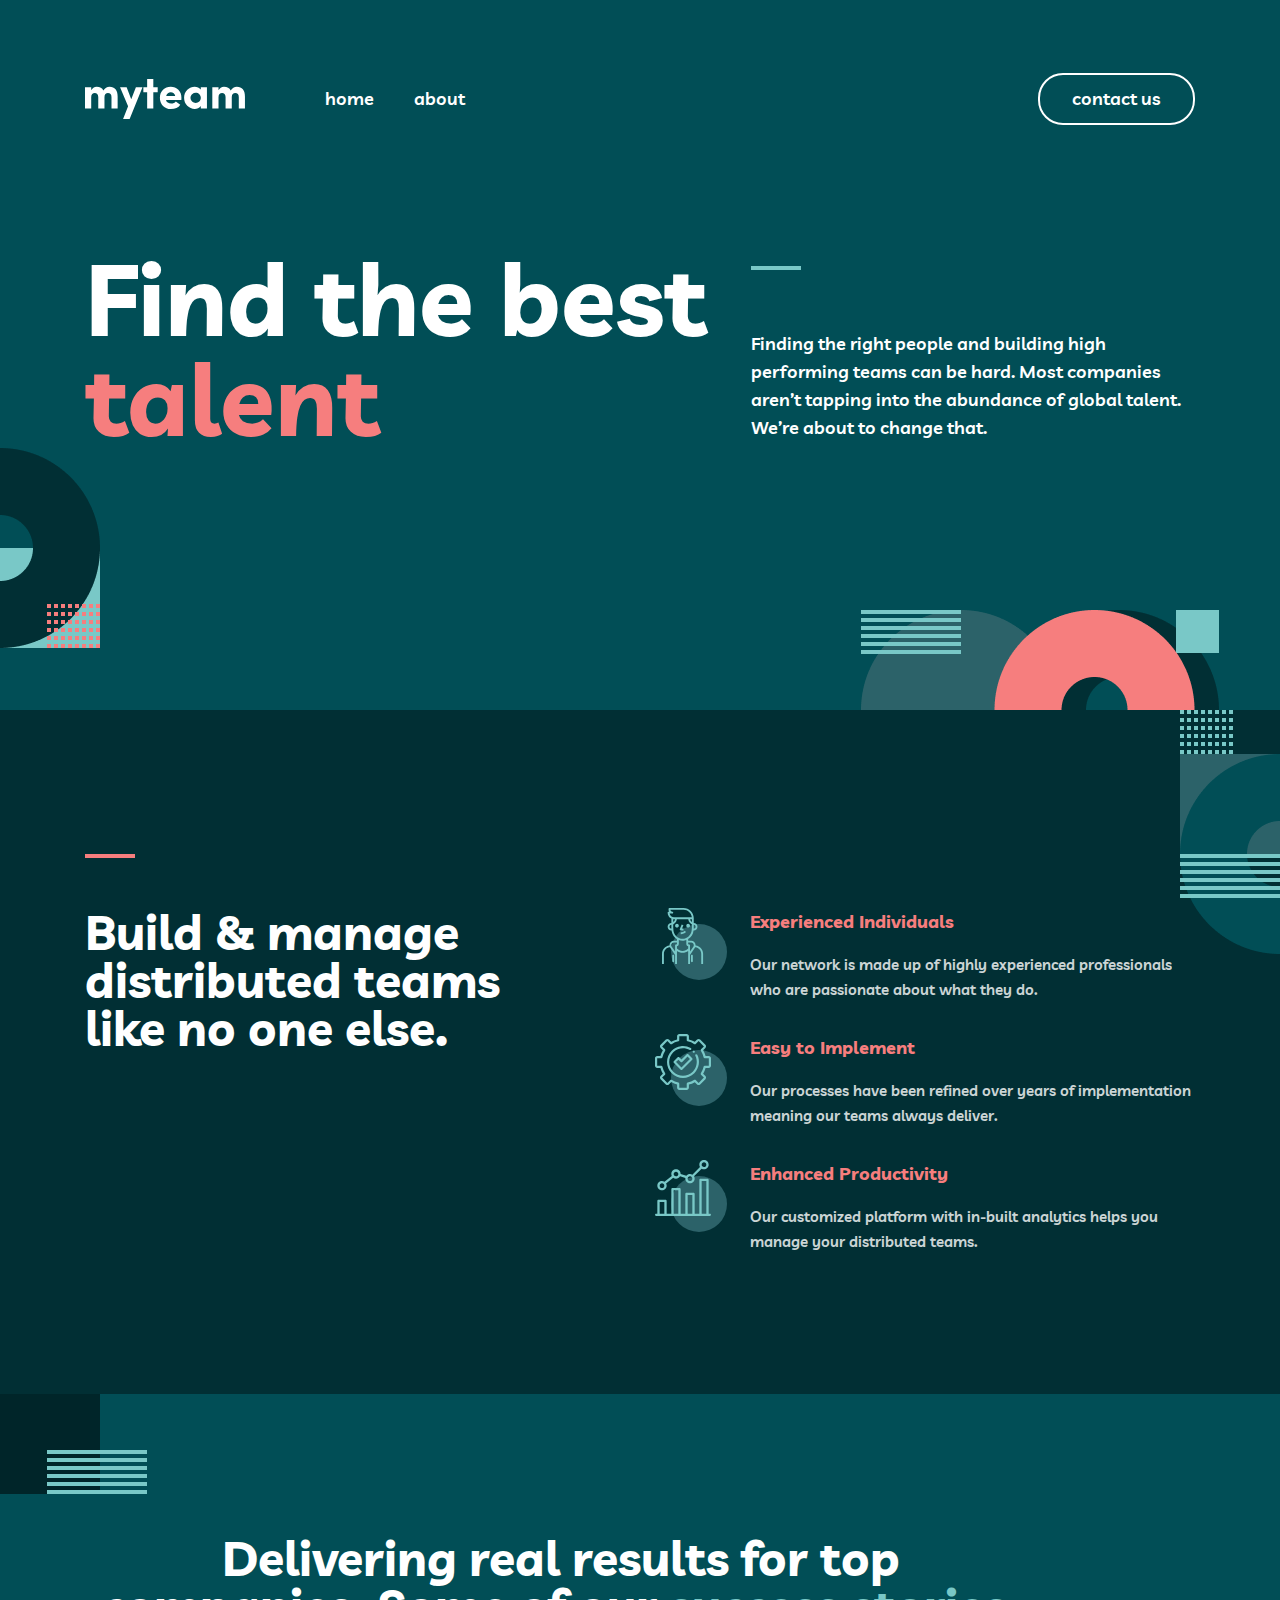
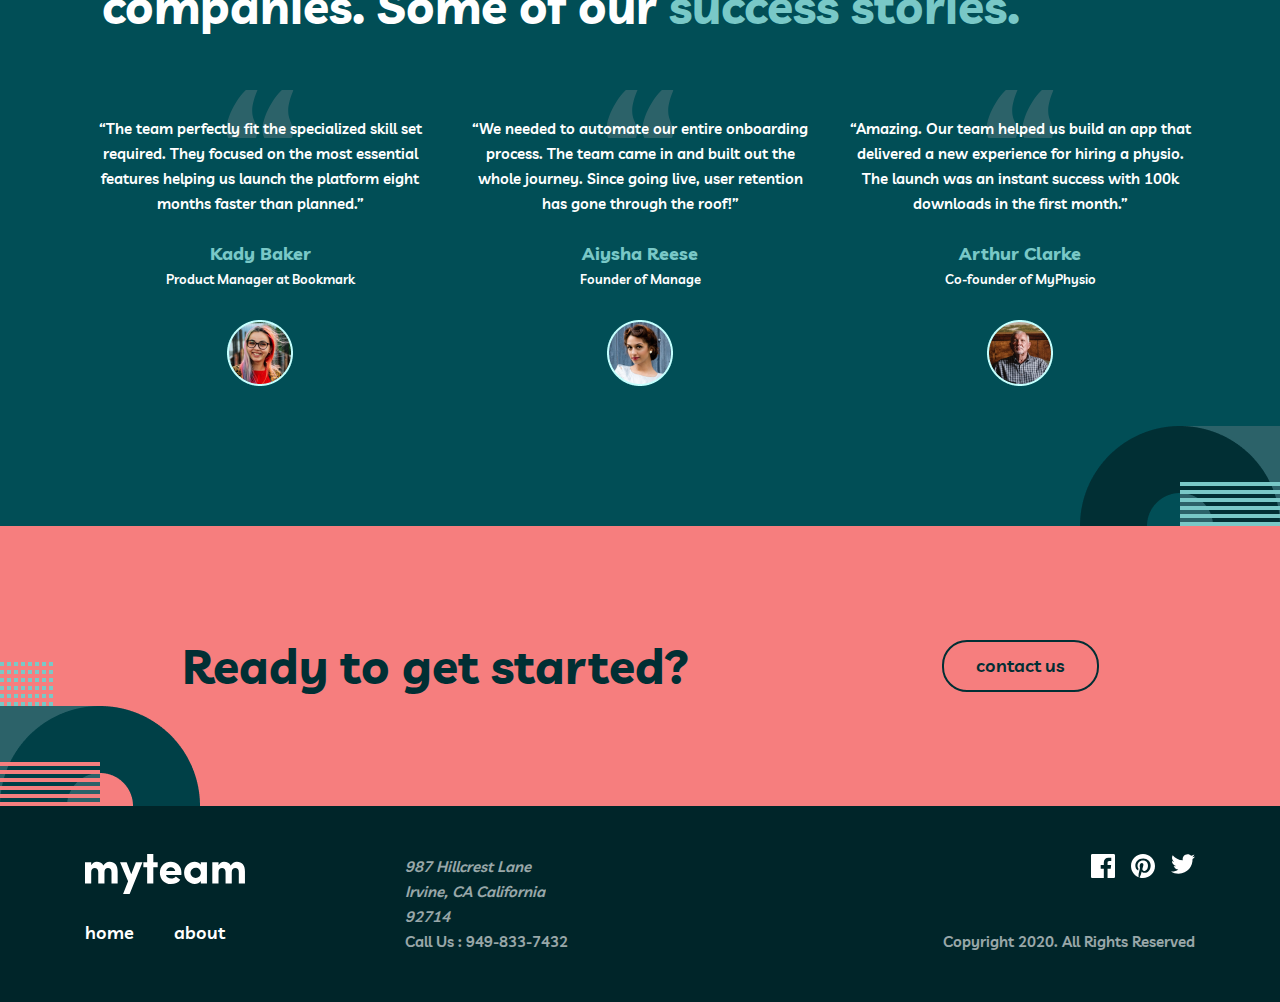
<file: index.html>
<!DOCTYPE html>
<html lang="en">
<head>
  <meta charset="UTF-8">
  <meta name="viewport" content="width=device-width, initial-scale=1.0, shrink-to-fit=no">
  <title>Myteam</title>
  <link rel="stylesheet" href="css/styles.css">
</head>
<body>
  <header class="site-header">
    <div class="container">
      <div class="site-header__wrapper">
        <a href="index.html" class="logo">
          <img src="img/myteam-logo.svg" alt="" class="logo__img">
        </a>
        <nav class="site-header__nav navbar">
          <ul class="navbar__list">
            <li class="navbar__item"><a href="index.html" class="navbar__item-link">home</a></li>
            <li class="navbar__item"><a href="about.html" class="navbar__item-link">about</a></li>
          </ul>
          <a href="contact.html" class="navbar__btn global-btn">contact us</a>
        </nav>
        <button class="menu-burger" type="button"></button>
      </div>
      <div class="parda"></div>
    </div>
  </header>
  <main class="site-main">
    <section class="main-hero">
      <div class="container">
        <div class="main-hero__wrapper">
          <h2 class="main-hero__title">Find the best <span class="main-hero__title--orange">talent</span></h2>
          <p class="main-hero__text">Finding the right people and building high performing teams can be hard. Most companies aren’t tapping into the
            abundance of global talent. We’re about to change that.</p>
          </div>
        </div>
      </section>
      <section class="intro">
        <div class="container">
          <div class="intro__wrapper">
            <h2 class="intro__title">Build & manage distributed teams like no one else.</h2>
            <ul class="inrto__list">
              <li class="intro__items item item--individuals">
                <h3 class="item__title">Experienced Individuals</h3>
                <p class="item__text">Our network is made up of highly experienced professionals who are passionate about what they do.</p>
              </li>
              <li class="intro__items item item--implement">
                <h3 class="item__title">Easy to Implement</h3>
                <p class="item__text">Our processes have been refined over years of implementation meaning our teams always deliver.</p>
              </li>
              <li class="intro__items item item--productivity">
                <h3 class="item__title">Enhanced Productivity</h3>
                <p class="item__text">Our customized platform with in-built analytics helps you manage your distributed teams.</p>
              </li>
            </ul>
          </div>
        </div>
      </section>
      <section class="stories">
        <div class="container">
          <h2 class="stories__title">
            Delivering real results for top companies. Some of our <span class="span">success stories.</span>
          </h2>
          <ul class="stories__list">
            <li class="stories__item card">
              <blockquote class="card__text">“The team perfectly fit the specialized skill set required. They focused on the
                most essential features helping us
                launch the platform eight months faster than planned.”</blockquote>
                <div class="stories__info card-info">
                  <h3 class="card-info__name">Kady Baker</h3>
                  <p class="card-info__text">Product Manager at Bookmark</p>
                  <img src="img/stories-user1.png" class="card-info__img">
                </div>
              </li>
              <li class="stories__item card">
                <blockquote class="card__text">“We needed to automate our entire onboarding process. The team came in and built
                  out the whole journey. Since going
                  live, user retention has gone through the roof!”</blockquote>
                  <div class="stories__info card-info">
                    <h3 class="card-info__name"> Aiysha Reese</h3>
                    <p class="card-info__text">Founder of Manage</p>
                    <img src="img/stories-user2.png" alt="" class="card-info__img">
                  </div>
                </li>
                <li class="stories__item card">
                  <blockquote class="card__text">“Amazing. Our team helped us build an app that delivered a new experience for
                    hiring a physio. The launch was an instant success with 100k downloads in the first month.”</blockquote>
                    <div class="stories__info card-info">
                      <h3 class="card-info__name">Arthur Clarke</h3>
                      <p class="card-info__text">Co-founder of MyPhysio</p>
                      <img src="img/stories-user3.png" alt="" class="card-info__img">
                    </div>
                  </li>
                </ul>
              </div>
            </section>
            <section class="started">
              <div class="container">
                <div class="started__wrapper">
                  <h2 class="started__title">Ready to get started?</h2>
                  <a href="#" class="global-btn started__btn">contact us</a>
                </div>
              </div>
            </section>
          </main>

          <footer class="site-footer">
            <div class="container">
              <div class="site-footer__wrapper">
                <ul class="site-footer__list">
                  <li class="site-footer__item footer-item footer-item--logo">
                    <a href="index.html" class="logo logo--footer"><img src="img/myteam-logo.svg" alt="" class="logo__img"></a>
                    <div class="footer-item__box">
                      <a href="#" class="footer-item__link">home</a>
                      <a href="#" class="footer-item__link">about</a>
                    </div>
                  </li>
                  <li class="site-footer__item footer-item footer-item-address">
                    <address class="address-site">987 Hillcrest Lane Irvine, CA California 92714</address>
                    <a href="tel:9498337432" class="phone-number">Call Us : 949-833-7432</a>
                  </li>
                  <li class="site-footer__item footer-item footer-item--social">
                    <ul class="social-list">
                      <li class="social-list__item">
                        <a href="#" class="social-list__link">
                          <svg width="24" height="24" viewBox="0 0 24 24" fill="none" xmlns="http://www.w3.org/2000/svg">
                            <path
                            d="M22.675 0H1.325C0.593 0 0 0.593 0 1.325V22.676C0 23.407 0.593 24 1.325 24H12.82V14.706H9.692V11.084H12.82V8.413C12.82 5.313 14.713 3.625 17.479 3.625C18.804 3.625 19.942 3.724 20.274 3.768V7.008L18.356 7.009C16.852 7.009 16.561 7.724 16.561 8.772V11.085H20.148L19.681 14.707H16.561V24H22.677C23.407 24 24 23.407 24 22.675V1.325C24 0.593 23.407 0 22.675 0Z"
                            fill="white" />
                          </svg>
                        </a>
                      </li>
                      <li class="social-list__item">
                        <a href="#" class="social-list__link">
                          <svg width="24" height="24" viewBox="0 0 24 24" fill="none" xmlns="http://www.w3.org/2000/svg">
                            <path id="Path"
                            d="M12 0C5.373 0 0 5.372 0 12C0 17.084 3.163 21.426 7.627 23.174C7.522 22.225 7.427 20.769 7.669 19.733C7.887 18.796 9.076 13.768 9.076 13.768C9.076 13.768 8.717 13.049 8.717 11.986C8.717 10.318 9.684 9.072 10.888 9.072C11.911 9.072 12.406 9.841 12.406 10.762C12.406 11.791 11.751 13.33 11.412 14.757C11.129 15.951 12.011 16.926 13.189 16.926C15.322 16.926 16.961 14.677 16.961 11.431C16.961 8.558 14.897 6.549 11.949 6.549C8.535 6.549 6.531 9.11 6.531 11.756C6.531 12.787 6.928 13.894 7.424 14.494C7.522 14.613 7.536 14.718 7.507 14.839L7.174 16.199C7.121 16.419 7 16.466 6.772 16.36C5.273 15.662 4.336 13.471 4.336 11.711C4.336 7.926 7.086 4.449 12.265 4.449C16.428 4.449 19.663 7.416 19.663 11.38C19.663 15.516 17.056 18.844 13.436 18.844C12.22 18.844 11.077 18.213 10.686 17.466L9.938 20.319C9.667 21.362 8.936 22.669 8.446 23.465C9.57 23.812 10.763 24 12 24C18.627 24 24 18.627 24 12C24 5.372 18.627 0 12 0Z"
                            fill="white" />
                          </svg>
                        </a>
                      </li>
                      <li class="social-list__item">
                        <a href="#" class="social-list__link">
                          <svg width="24" height="20" viewBox="0 0 24 20" fill="none" xmlns="http://www.w3.org/2000/svg">
                            <path id="Path"
                            d="M24 2.55699C23.117 2.94899 22.168 3.21299 21.172 3.33199C22.189 2.72299 22.97 1.75799 23.337 0.607986C22.386 1.17199 21.332 1.58199 20.21 1.80299C19.313 0.845986 18.032 0.247986 16.616 0.247986C13.437 0.247986 11.101 3.21399 11.819 6.29299C7.728 6.08799 4.1 4.12799 1.671 1.14899C0.381 3.36199 1.002 6.25699 3.194 7.72299C2.388 7.69699 1.628 7.47599 0.965 7.10699C0.911 9.38799 2.546 11.522 4.914 11.997C4.221 12.185 3.462 12.229 2.69 12.081C3.316 14.037 5.134 15.46 7.29 15.5C5.22 17.123 2.612 17.848 0 17.54C2.179 18.937 4.768 19.752 7.548 19.752C16.69 19.752 21.855 12.031 21.543 5.10599C22.505 4.41099 23.34 3.54399 24 2.55699Z"
                            fill="white" />
                          </svg>
                        </a>
                      </li>
                    </ul>
                    <p class="footer-item__text">Copyright 2020. All Rights Reserved</p>
                  </li>
                </ul>
              </div>
            </div>
          </footer>



          <script>
            var elModalToggler = document.querySelector('.menu-burger');
            var elModal = document.querySelector('.site-header');
            var elModalClose = document.querySelector('.site-header--open');

            elModalToggler.addEventListener('click', function () {
              elModal.classList.toggle('site-header--open');
            });
          </script>
        </body>
        </html>
</file>
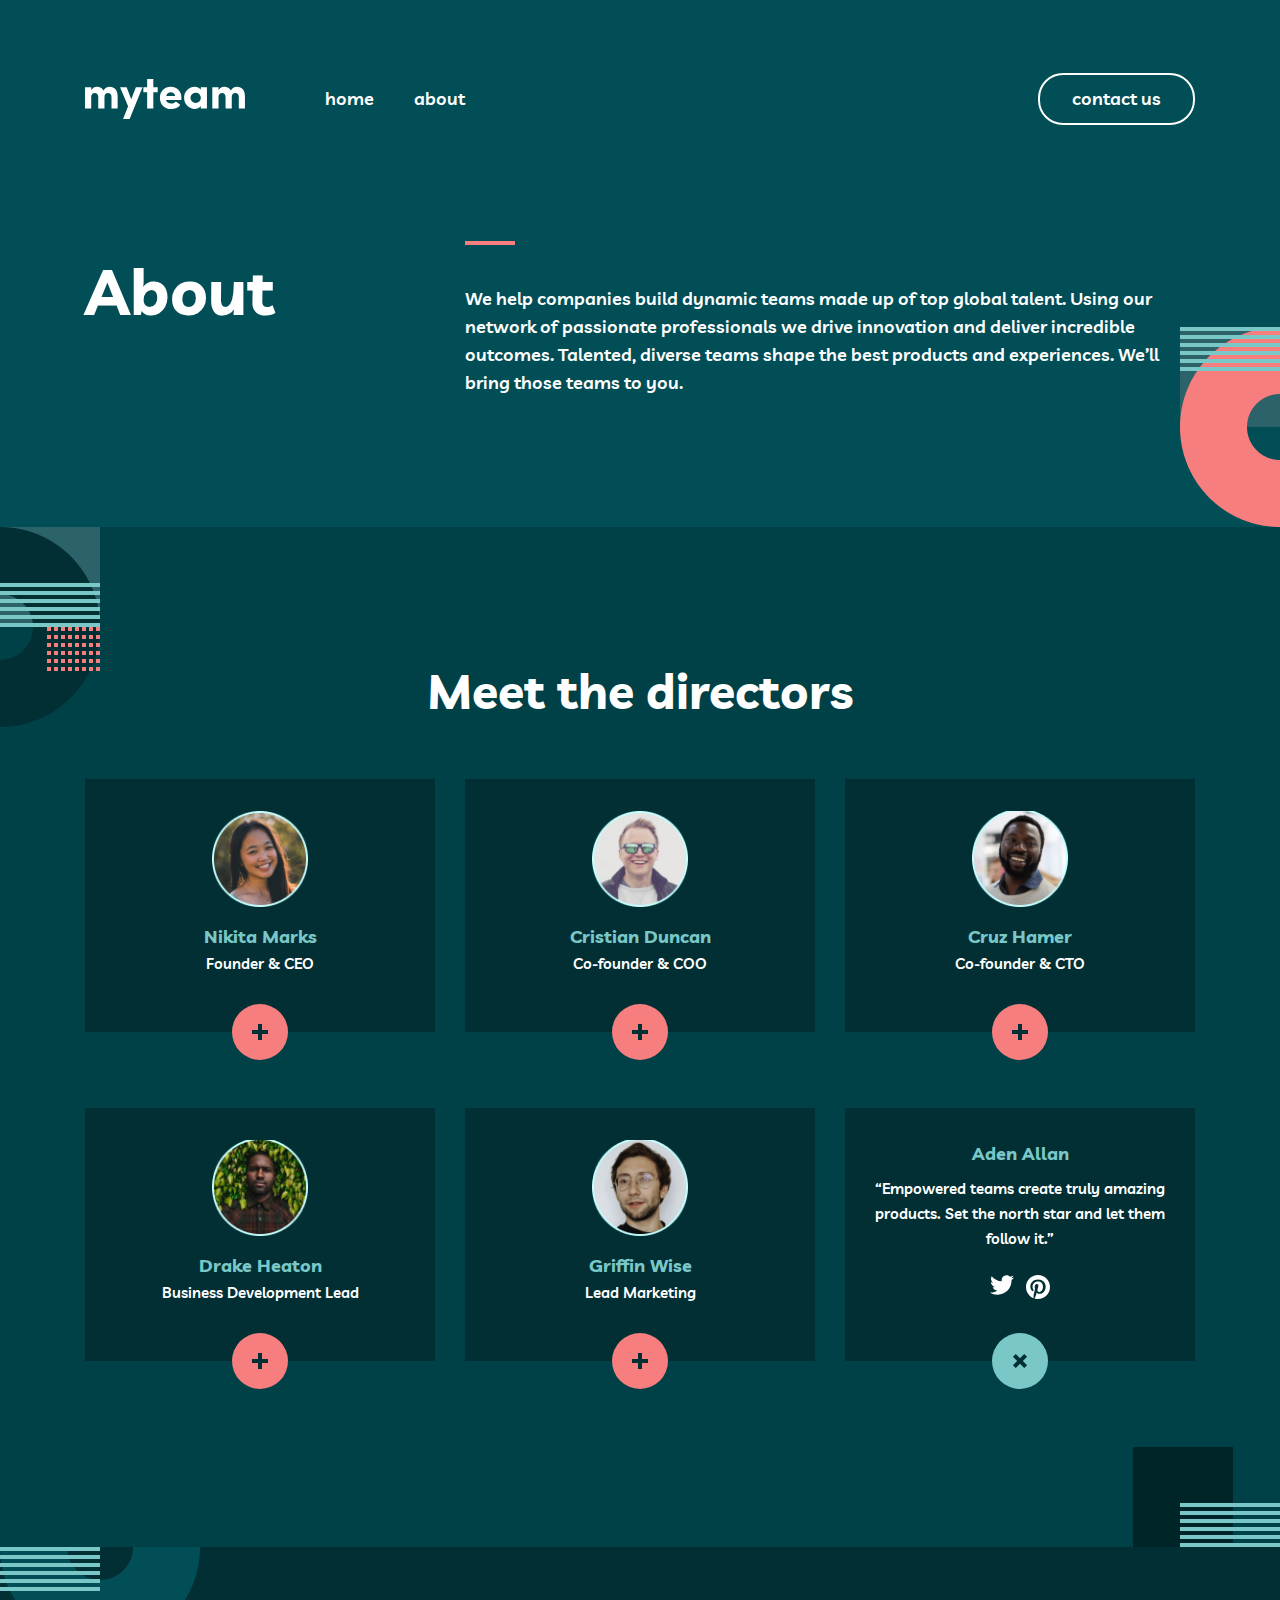
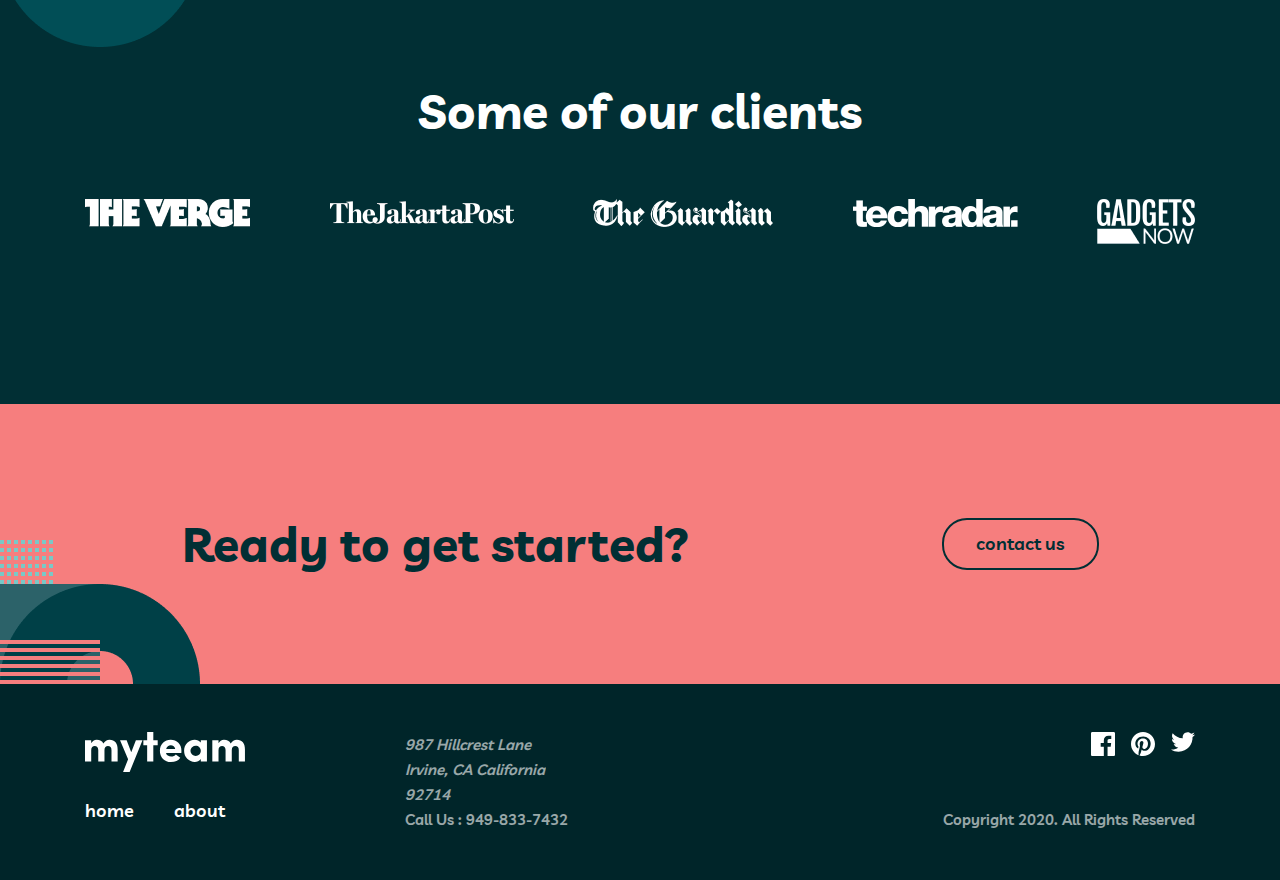
<file: about.html>
<!DOCTYPE html>
<html lang="en">
<head>
  <meta charset="UTF-8">
  <meta name="viewport" content="width=device-width, initial-scale=1.0">
  <link rel="stylesheet" href="css/styles.css">
  <title>About</title>
</head>
<body>
  <header class="site-header">
    <div class="container">
      <div class="site-header__wrapper">
        <a href="index.html" class="logo">
          <img src="img/myteam-logo.svg" alt="" class="logo__img">
        </a>
        <nav class="site-header__nav navbar">
          <ul class="navbar__list">
            <li class="navbar__item"><a href="index.html" class="navbar__item-link">home</a></li>
            <li class="navbar__item"><a href="about.html" class="navbar__item-link">about</a></li>
          </ul>
          <a href="contact.html" class="navbar__btn global-btn">contact us</a>
        </nav>
        <button class="menu-burger" type="button"></button>
      </div>
      <div class="parda"></div>
    </div>
  </header>

  <main class="about-main">
    <section class="about-hero">
      <div class="container">
        <div class="about-hero__wrapper">
          <h2 class="about-hero__title">About</h2>
          <p class="about-hero__text">We help companies build dynamic teams made up of top global talent. Using our network of passionate professionals we
            drive innovation and deliver incredible outcomes. Talented, diverse teams shape the best products and experiences. We’ll
            bring those teams to you.</p>
          </div>
        </div>
      </section>
      <section class="directors">
        <div class="container">
          <h2 class="directors__title">Meet the directors</h2>
          <ul class="directors__list">
            <li class="directors__item director">
              <div class="director__box">
                <img src="img/directors-item1.png" alt="" class="director__img">
                <h3 class="director__title">Nikita Marks</h3>
                <p class="director__text">Founder & CEO</p>

              </div>
              <button class="director__btn" type="button"></button>
              <div class="director__info">
                <h3 class="director__title">Nikita Marks</h3>
                <blockquote class="director__quote">“Empowered teams create truly amazing products. Set the north star and let them follow it.”</blockquote>
                <ul class="director__social">
                  <li class="director__social-item">
                    <a href="#" class="director__social-link">
                      <svg width="24" height="20" viewBox="0 0 24 20" fill="none" xmlns="http://www.w3.org/2000/svg">
                        <path id="Path"
                        d="M24 2.55699C23.117 2.94899 22.168 3.21299 21.172 3.33199C22.189 2.72299 22.97 1.75799 23.337 0.607986C22.386 1.17199 21.332 1.58199 20.21 1.80299C19.313 0.845986 18.032 0.247986 16.616 0.247986C13.437 0.247986 11.101 3.21399 11.819 6.29299C7.728 6.08799 4.1 4.12799 1.671 1.14899C0.381 3.36199 1.002 6.25699 3.194 7.72299C2.388 7.69699 1.628 7.47599 0.965 7.10699C0.911 9.38799 2.546 11.522 4.914 11.997C4.221 12.185 3.462 12.229 2.69 12.081C3.316 14.037 5.134 15.46 7.29 15.5C5.22 17.123 2.612 17.848 0 17.54C2.179 18.937 4.768 19.752 7.548 19.752C16.69 19.752 21.855 12.031 21.543 5.10599C22.505 4.41099 23.34 3.54399 24 2.55699Z"
                        fill="white" />
                      </svg>
                    </a>
                  </li>
                  <li class="director__social-item">
                    <a href="#" class="director__social-link">
                      <svg width="24" height="24" viewBox="0 0 24 24" fill="none" xmlns="http://www.w3.org/2000/svg">
                        <path id="Path"
                        d="M12 0C5.373 0 0 5.372 0 12C0 17.084 3.163 21.426 7.627 23.174C7.522 22.225 7.427 20.769 7.669 19.733C7.887 18.796 9.076 13.768 9.076 13.768C9.076 13.768 8.717 13.049 8.717 11.986C8.717 10.318 9.684 9.072 10.888 9.072C11.911 9.072 12.406 9.841 12.406 10.762C12.406 11.791 11.751 13.33 11.412 14.757C11.129 15.951 12.011 16.926 13.189 16.926C15.322 16.926 16.961 14.677 16.961 11.431C16.961 8.558 14.897 6.549 11.949 6.549C8.535 6.549 6.531 9.11 6.531 11.756C6.531 12.787 6.928 13.894 7.424 14.494C7.522 14.613 7.536 14.718 7.507 14.839L7.174 16.199C7.121 16.419 7 16.466 6.772 16.36C5.273 15.662 4.336 13.471 4.336 11.711C4.336 7.926 7.086 4.449 12.265 4.449C16.428 4.449 19.663 7.416 19.663 11.38C19.663 15.516 17.056 18.844 13.436 18.844C12.22 18.844 11.077 18.213 10.686 17.466L9.938 20.319C9.667 21.362 8.936 22.669 8.446 23.465C9.57 23.812 10.763 24 12 24C18.627 24 24 18.627 24 12C24 5.372 18.627 0 12 0Z"
                        fill="white" />
                      </svg>
                    </a>
                  </li>
                </ul>
              </div>
            </li>


            <li class="directors__item director">
              <div class="director__box">
                <img src="img/directors-item2.png" alt="" class="director__img">
                <h3 class="director__title">Cristian Duncan</h3>
                <p class="director__text">Co-founder & COO</p>

              </div>
              <button class="director__btn" type="button"></button>
              <div class="director__info">
                <h3 class="director__title">Cristian Duncan</h3>
                <blockquote class="director__quote">“Empowered teams create truly amazing products. Set the north star and let them follow it.”</blockquote>
                <ul class="director__social">
                  <li class="director__social-item">
                    <a href="#" class="director__social-link">
                      <svg width="24" height="20" viewBox="0 0 24 20" fill="none" xmlns="http://www.w3.org/2000/svg">
                        <path id="Path"
                        d="M24 2.55699C23.117 2.94899 22.168 3.21299 21.172 3.33199C22.189 2.72299 22.97 1.75799 23.337 0.607986C22.386 1.17199 21.332 1.58199 20.21 1.80299C19.313 0.845986 18.032 0.247986 16.616 0.247986C13.437 0.247986 11.101 3.21399 11.819 6.29299C7.728 6.08799 4.1 4.12799 1.671 1.14899C0.381 3.36199 1.002 6.25699 3.194 7.72299C2.388 7.69699 1.628 7.47599 0.965 7.10699C0.911 9.38799 2.546 11.522 4.914 11.997C4.221 12.185 3.462 12.229 2.69 12.081C3.316 14.037 5.134 15.46 7.29 15.5C5.22 17.123 2.612 17.848 0 17.54C2.179 18.937 4.768 19.752 7.548 19.752C16.69 19.752 21.855 12.031 21.543 5.10599C22.505 4.41099 23.34 3.54399 24 2.55699Z"
                        fill="white" />
                      </svg>
                    </a>
                  </li>
                  <li class="director__social-item">
                    <a href="#" class="director__social-link">
                      <svg width="24" height="24" viewBox="0 0 24 24" fill="none" xmlns="http://www.w3.org/2000/svg">
                        <path id="Path"
                        d="M12 0C5.373 0 0 5.372 0 12C0 17.084 3.163 21.426 7.627 23.174C7.522 22.225 7.427 20.769 7.669 19.733C7.887 18.796 9.076 13.768 9.076 13.768C9.076 13.768 8.717 13.049 8.717 11.986C8.717 10.318 9.684 9.072 10.888 9.072C11.911 9.072 12.406 9.841 12.406 10.762C12.406 11.791 11.751 13.33 11.412 14.757C11.129 15.951 12.011 16.926 13.189 16.926C15.322 16.926 16.961 14.677 16.961 11.431C16.961 8.558 14.897 6.549 11.949 6.549C8.535 6.549 6.531 9.11 6.531 11.756C6.531 12.787 6.928 13.894 7.424 14.494C7.522 14.613 7.536 14.718 7.507 14.839L7.174 16.199C7.121 16.419 7 16.466 6.772 16.36C5.273 15.662 4.336 13.471 4.336 11.711C4.336 7.926 7.086 4.449 12.265 4.449C16.428 4.449 19.663 7.416 19.663 11.38C19.663 15.516 17.056 18.844 13.436 18.844C12.22 18.844 11.077 18.213 10.686 17.466L9.938 20.319C9.667 21.362 8.936 22.669 8.446 23.465C9.57 23.812 10.763 24 12 24C18.627 24 24 18.627 24 12C24 5.372 18.627 0 12 0Z"
                        fill="white" />
                      </svg>
                    </a>
                  </li>
                </ul>
              </div>
            </li>


            <li class="directors__item director">
              <div class="director__box">
                <img src="img/directors-item3.png" alt="" class="director__img">
                <h3 class="director__title">Cruz Hamer</h3>
                <p class="director__text">Co-founder & CTO</p>
              </div>
              <button class="director__btn" type="button"></button>
              <div class="director__info">
                <h3 class="director__title">Cruz Hamer</h3>
                <blockquote class="director__quote">“Empowered teams create truly amazing products. Set the north star and let them
                  follow it.”</blockquote>
                  <ul class="director__social">
                    <li class="director__social-item">
                      <a href="#" class="director__social-link">
                        <svg width="24" height="20" viewBox="0 0 24 20" fill="none" xmlns="http://www.w3.org/2000/svg">
                          <path id="Path"
                          d="M24 2.55699C23.117 2.94899 22.168 3.21299 21.172 3.33199C22.189 2.72299 22.97 1.75799 23.337 0.607986C22.386 1.17199 21.332 1.58199 20.21 1.80299C19.313 0.845986 18.032 0.247986 16.616 0.247986C13.437 0.247986 11.101 3.21399 11.819 6.29299C7.728 6.08799 4.1 4.12799 1.671 1.14899C0.381 3.36199 1.002 6.25699 3.194 7.72299C2.388 7.69699 1.628 7.47599 0.965 7.10699C0.911 9.38799 2.546 11.522 4.914 11.997C4.221 12.185 3.462 12.229 2.69 12.081C3.316 14.037 5.134 15.46 7.29 15.5C5.22 17.123 2.612 17.848 0 17.54C2.179 18.937 4.768 19.752 7.548 19.752C16.69 19.752 21.855 12.031 21.543 5.10599C22.505 4.41099 23.34 3.54399 24 2.55699Z"
                          fill="white" />
                        </svg>
                      </a>
                    </li>
                    <li class="director__social-item">
                      <a href="#" class="director__social-link">
                        <svg width="24" height="24" viewBox="0 0 24 24" fill="none" xmlns="http://www.w3.org/2000/svg">
                          <path id="Path"
                          d="M12 0C5.373 0 0 5.372 0 12C0 17.084 3.163 21.426 7.627 23.174C7.522 22.225 7.427 20.769 7.669 19.733C7.887 18.796 9.076 13.768 9.076 13.768C9.076 13.768 8.717 13.049 8.717 11.986C8.717 10.318 9.684 9.072 10.888 9.072C11.911 9.072 12.406 9.841 12.406 10.762C12.406 11.791 11.751 13.33 11.412 14.757C11.129 15.951 12.011 16.926 13.189 16.926C15.322 16.926 16.961 14.677 16.961 11.431C16.961 8.558 14.897 6.549 11.949 6.549C8.535 6.549 6.531 9.11 6.531 11.756C6.531 12.787 6.928 13.894 7.424 14.494C7.522 14.613 7.536 14.718 7.507 14.839L7.174 16.199C7.121 16.419 7 16.466 6.772 16.36C5.273 15.662 4.336 13.471 4.336 11.711C4.336 7.926 7.086 4.449 12.265 4.449C16.428 4.449 19.663 7.416 19.663 11.38C19.663 15.516 17.056 18.844 13.436 18.844C12.22 18.844 11.077 18.213 10.686 17.466L9.938 20.319C9.667 21.362 8.936 22.669 8.446 23.465C9.57 23.812 10.763 24 12 24C18.627 24 24 18.627 24 12C24 5.372 18.627 0 12 0Z"
                          fill="white" />
                        </svg>
                      </a>
                    </li>
                  </ul>
                </div>
              </li>


              <li class="directors__item director">
                <div class="director__box">
                  <img src="img/directors-item4.png" alt="" class="director__img">
                  <h3 class="director__title">Drake Heaton</h3>
                  <p class="director__text">Business Development Lead</p>

                </div>
                <button class="director__btn" type="button"></button>
                <div class="director__info">
                  <h3 class="director__title">Drake Heaton</h3>
                  <blockquote class="director__quote">“Empowered teams create truly amazing products. Set the north star and let them
                    follow it.”</blockquote>
                    <ul class="director__social">
                      <li class="director__social-item">
                        <a href="#" class="director__social-link">
                          <svg width="24" height="20" viewBox="0 0 24 20" fill="none" xmlns="http://www.w3.org/2000/svg">
                            <path id="Path"
                            d="M24 2.55699C23.117 2.94899 22.168 3.21299 21.172 3.33199C22.189 2.72299 22.97 1.75799 23.337 0.607986C22.386 1.17199 21.332 1.58199 20.21 1.80299C19.313 0.845986 18.032 0.247986 16.616 0.247986C13.437 0.247986 11.101 3.21399 11.819 6.29299C7.728 6.08799 4.1 4.12799 1.671 1.14899C0.381 3.36199 1.002 6.25699 3.194 7.72299C2.388 7.69699 1.628 7.47599 0.965 7.10699C0.911 9.38799 2.546 11.522 4.914 11.997C4.221 12.185 3.462 12.229 2.69 12.081C3.316 14.037 5.134 15.46 7.29 15.5C5.22 17.123 2.612 17.848 0 17.54C2.179 18.937 4.768 19.752 7.548 19.752C16.69 19.752 21.855 12.031 21.543 5.10599C22.505 4.41099 23.34 3.54399 24 2.55699Z"
                            fill="white" />
                          </svg>
                        </a>
                      </li>
                      <li class="director__social-item">
                        <a href="#" class="director__social-link">
                          <svg width="24" height="24" viewBox="0 0 24 24" fill="none" xmlns="http://www.w3.org/2000/svg">
                            <path id="Path"
                            d="M12 0C5.373 0 0 5.372 0 12C0 17.084 3.163 21.426 7.627 23.174C7.522 22.225 7.427 20.769 7.669 19.733C7.887 18.796 9.076 13.768 9.076 13.768C9.076 13.768 8.717 13.049 8.717 11.986C8.717 10.318 9.684 9.072 10.888 9.072C11.911 9.072 12.406 9.841 12.406 10.762C12.406 11.791 11.751 13.33 11.412 14.757C11.129 15.951 12.011 16.926 13.189 16.926C15.322 16.926 16.961 14.677 16.961 11.431C16.961 8.558 14.897 6.549 11.949 6.549C8.535 6.549 6.531 9.11 6.531 11.756C6.531 12.787 6.928 13.894 7.424 14.494C7.522 14.613 7.536 14.718 7.507 14.839L7.174 16.199C7.121 16.419 7 16.466 6.772 16.36C5.273 15.662 4.336 13.471 4.336 11.711C4.336 7.926 7.086 4.449 12.265 4.449C16.428 4.449 19.663 7.416 19.663 11.38C19.663 15.516 17.056 18.844 13.436 18.844C12.22 18.844 11.077 18.213 10.686 17.466L9.938 20.319C9.667 21.362 8.936 22.669 8.446 23.465C9.57 23.812 10.763 24 12 24C18.627 24 24 18.627 24 12C24 5.372 18.627 0 12 0Z"
                            fill="white" />
                          </svg>
                        </a>
                      </li>
                    </ul>
                  </div>
                </li>


                <li class="directors__item director">
                  <div class="director__box">
                    <img src="img/directors-item5.png" alt="" class="director__img">
                    <h3 class="director__title">Griffin Wise</h3>
                    <p class="director__text">Lead Marketing</p>

                  </div>
                  <button class="director__btn" type="button"></button>
                  <div class="director__info">
                    <h3 class="director__title">Griffin Wise</h3>
                    <blockquote class="director__quote">“Empowered teams create truly amazing products. Set the north star and let them
                      follow it.”</blockquote>
                      <ul class="director__social">
                        <li class="director__social-item">
                          <a href="#" class="director__social-link">
                            <svg width="24" height="20" viewBox="0 0 24 20" fill="none" xmlns="http://www.w3.org/2000/svg">
                              <path id="Path"
                              d="M24 2.55699C23.117 2.94899 22.168 3.21299 21.172 3.33199C22.189 2.72299 22.97 1.75799 23.337 0.607986C22.386 1.17199 21.332 1.58199 20.21 1.80299C19.313 0.845986 18.032 0.247986 16.616 0.247986C13.437 0.247986 11.101 3.21399 11.819 6.29299C7.728 6.08799 4.1 4.12799 1.671 1.14899C0.381 3.36199 1.002 6.25699 3.194 7.72299C2.388 7.69699 1.628 7.47599 0.965 7.10699C0.911 9.38799 2.546 11.522 4.914 11.997C4.221 12.185 3.462 12.229 2.69 12.081C3.316 14.037 5.134 15.46 7.29 15.5C5.22 17.123 2.612 17.848 0 17.54C2.179 18.937 4.768 19.752 7.548 19.752C16.69 19.752 21.855 12.031 21.543 5.10599C22.505 4.41099 23.34 3.54399 24 2.55699Z"
                              fill="white" />
                            </svg>
                          </a>
                        </li>
                        <li class="director__social-item">
                          <a href="#" class="director__social-link">
                            <svg width="24" height="24" viewBox="0 0 24 24" fill="none" xmlns="http://www.w3.org/2000/svg">
                              <path id="Path"
                              d="M12 0C5.373 0 0 5.372 0 12C0 17.084 3.163 21.426 7.627 23.174C7.522 22.225 7.427 20.769 7.669 19.733C7.887 18.796 9.076 13.768 9.076 13.768C9.076 13.768 8.717 13.049 8.717 11.986C8.717 10.318 9.684 9.072 10.888 9.072C11.911 9.072 12.406 9.841 12.406 10.762C12.406 11.791 11.751 13.33 11.412 14.757C11.129 15.951 12.011 16.926 13.189 16.926C15.322 16.926 16.961 14.677 16.961 11.431C16.961 8.558 14.897 6.549 11.949 6.549C8.535 6.549 6.531 9.11 6.531 11.756C6.531 12.787 6.928 13.894 7.424 14.494C7.522 14.613 7.536 14.718 7.507 14.839L7.174 16.199C7.121 16.419 7 16.466 6.772 16.36C5.273 15.662 4.336 13.471 4.336 11.711C4.336 7.926 7.086 4.449 12.265 4.449C16.428 4.449 19.663 7.416 19.663 11.38C19.663 15.516 17.056 18.844 13.436 18.844C12.22 18.844 11.077 18.213 10.686 17.466L9.938 20.319C9.667 21.362 8.936 22.669 8.446 23.465C9.57 23.812 10.763 24 12 24C18.627 24 24 18.627 24 12C24 5.372 18.627 0 12 0Z"
                              fill="white" />
                            </svg>
                          </a>
                        </li>
                      </ul>
                    </div>
                  </li>

                  <li class="directors__item director director--open">
                    <div class="director__box">
                      <img src="img/directors-item6.png" alt="" class="director__img">
                      <h3 class="director__title">Aden Allan</h3>
                      <p class="director__text">Account Manager</p>

                    </div>
                    <button class="director__btn" type="button"></button>
                    <div class="director__info">
                      <h3 class="director__title">Aden Allan</h3>
                      <blockquote class="director__quote">“Empowered teams create truly amazing products. Set the north star and let them
                        follow it.”</blockquote>
                        <ul class="director__social">
                          <li class="director__social-item">
                            <a href="#" class="director__social-link">
                              <svg width="24" height="20" viewBox="0 0 24 20" fill="none" xmlns="http://www.w3.org/2000/svg">
                                <path id="Path"
                                d="M24 2.55699C23.117 2.94899 22.168 3.21299 21.172 3.33199C22.189 2.72299 22.97 1.75799 23.337 0.607986C22.386 1.17199 21.332 1.58199 20.21 1.80299C19.313 0.845986 18.032 0.247986 16.616 0.247986C13.437 0.247986 11.101 3.21399 11.819 6.29299C7.728 6.08799 4.1 4.12799 1.671 1.14899C0.381 3.36199 1.002 6.25699 3.194 7.72299C2.388 7.69699 1.628 7.47599 0.965 7.10699C0.911 9.38799 2.546 11.522 4.914 11.997C4.221 12.185 3.462 12.229 2.69 12.081C3.316 14.037 5.134 15.46 7.29 15.5C5.22 17.123 2.612 17.848 0 17.54C2.179 18.937 4.768 19.752 7.548 19.752C16.69 19.752 21.855 12.031 21.543 5.10599C22.505 4.41099 23.34 3.54399 24 2.55699Z"
                                fill="white" />
                              </svg>
                            </a>
                          </li>
                          <li class="director__social-item">
                            <a href="#" class="director__social-link">
                              <svg width="24" height="24" viewBox="0 0 24 24" fill="none" xmlns="http://www.w3.org/2000/svg">
                                <path id="Path"
                                d="M12 0C5.373 0 0 5.372 0 12C0 17.084 3.163 21.426 7.627 23.174C7.522 22.225 7.427 20.769 7.669 19.733C7.887 18.796 9.076 13.768 9.076 13.768C9.076 13.768 8.717 13.049 8.717 11.986C8.717 10.318 9.684 9.072 10.888 9.072C11.911 9.072 12.406 9.841 12.406 10.762C12.406 11.791 11.751 13.33 11.412 14.757C11.129 15.951 12.011 16.926 13.189 16.926C15.322 16.926 16.961 14.677 16.961 11.431C16.961 8.558 14.897 6.549 11.949 6.549C8.535 6.549 6.531 9.11 6.531 11.756C6.531 12.787 6.928 13.894 7.424 14.494C7.522 14.613 7.536 14.718 7.507 14.839L7.174 16.199C7.121 16.419 7 16.466 6.772 16.36C5.273 15.662 4.336 13.471 4.336 11.711C4.336 7.926 7.086 4.449 12.265 4.449C16.428 4.449 19.663 7.416 19.663 11.38C19.663 15.516 17.056 18.844 13.436 18.844C12.22 18.844 11.077 18.213 10.686 17.466L9.938 20.319C9.667 21.362 8.936 22.669 8.446 23.465C9.57 23.812 10.763 24 12 24C18.627 24 24 18.627 24 12C24 5.372 18.627 0 12 0Z"
                                fill="white" />
                              </svg>
                            </a>
                          </li>
                        </ul>
                      </div>
                    </li>


                  </ul>
                </div>
              </section>

              <section class="clients">
                <div class="container">
                  <h2 class="clients__title">Some of our clients</h2>
                  <ul class="clients__list">
                    <li class="clients__item client-logo">
                      <a href="#" class="client-logo__link">
                        <img src="img/clients-item1.png" alt="" class="client-logo__img">
                      </a>
                    </li>
                    <li class="clients__item client-logo">
                      <a href="#" class="client-logo__link">
                        <img src="img/clients-item2.png" alt="" class="client-logo__img">
                      </a>
                    </li>
                    <li class="clients__item client-logo">
                      <a href="#" class="client-logo__link">
                        <img src="img/clients-item3.png" alt="" class="client-logo__img">
                      </a>
                    </li>
                    <li class="clients__item client-logo">
                      <a href="#" class="client-logo__link">
                        <img src="img/clients-item4.png" alt="" class="client-logo__img">
                      </a>
                    </li>
                    <li class="clients__item client-logo">
                      <a href="#" class="client-logo__link">
                        <img src="img/clients-item5.png" alt="" class="client-logo__img">
                      </a>
                    </li>
                  </ul>
                </div>
              </section>
              <section class="started">
                <div class="container">
                  <div class="started__wrapper">
                    <h2 class="started__title">Ready to get started?</h2>
                    <a href="#" class="global-btn started__btn">contact us</a>
                  </div>
                </div>
              </section>
            </main>

              <footer class="site-footer">
                <div class="container">
                  <div class="site-footer__wrapper">
                    <ul class="site-footer__list">
                      <li class="site-footer__item footer-item footer-item--logo">
                        <a href="index.html" class="logo logo--footer"><img src="img/myteam-logo.svg" alt="" class="logo__img"></a>
                        <div class="footer-item__box">
                          <a href="#" class="footer-item__link">home</a>
                          <a href="#" class="footer-item__link">about</a>
                        </div>
                      </li>
                      <li class="site-footer__item footer-item footer-item-address">
                        <address class="address-site">987 Hillcrest Lane Irvine, CA California 92714</address>
                        <a href="tel:9498337432" class="phone-number">Call Us : 949-833-7432</a>
                      </li>
                      <li class="site-footer__item footer-item footer-item--social">
                        <ul class="social-list">
                          <li class="social-list__item">
                            <a href="#" class="social-list__link">
                              <svg width="24" height="24" viewBox="0 0 24 24" fill="none" xmlns="http://www.w3.org/2000/svg">
                                <path
                                  d="M22.675 0H1.325C0.593 0 0 0.593 0 1.325V22.676C0 23.407 0.593 24 1.325 24H12.82V14.706H9.692V11.084H12.82V8.413C12.82 5.313 14.713 3.625 17.479 3.625C18.804 3.625 19.942 3.724 20.274 3.768V7.008L18.356 7.009C16.852 7.009 16.561 7.724 16.561 8.772V11.085H20.148L19.681 14.707H16.561V24H22.677C23.407 24 24 23.407 24 22.675V1.325C24 0.593 23.407 0 22.675 0Z"
                                  fill="white" />
                              </svg>
                            </a>
                          </li>
                          <li class="social-list__item">
                            <a href="#" class="social-list__link">
                              <svg width="24" height="24" viewBox="0 0 24 24" fill="none" xmlns="http://www.w3.org/2000/svg">
                                <path id="Path"
                                  d="M12 0C5.373 0 0 5.372 0 12C0 17.084 3.163 21.426 7.627 23.174C7.522 22.225 7.427 20.769 7.669 19.733C7.887 18.796 9.076 13.768 9.076 13.768C9.076 13.768 8.717 13.049 8.717 11.986C8.717 10.318 9.684 9.072 10.888 9.072C11.911 9.072 12.406 9.841 12.406 10.762C12.406 11.791 11.751 13.33 11.412 14.757C11.129 15.951 12.011 16.926 13.189 16.926C15.322 16.926 16.961 14.677 16.961 11.431C16.961 8.558 14.897 6.549 11.949 6.549C8.535 6.549 6.531 9.11 6.531 11.756C6.531 12.787 6.928 13.894 7.424 14.494C7.522 14.613 7.536 14.718 7.507 14.839L7.174 16.199C7.121 16.419 7 16.466 6.772 16.36C5.273 15.662 4.336 13.471 4.336 11.711C4.336 7.926 7.086 4.449 12.265 4.449C16.428 4.449 19.663 7.416 19.663 11.38C19.663 15.516 17.056 18.844 13.436 18.844C12.22 18.844 11.077 18.213 10.686 17.466L9.938 20.319C9.667 21.362 8.936 22.669 8.446 23.465C9.57 23.812 10.763 24 12 24C18.627 24 24 18.627 24 12C24 5.372 18.627 0 12 0Z"
                                  fill="white" />
                              </svg>
                            </a>
                          </li>
                          <li class="social-list__item">
                            <a href="#" class="social-list__link">
                              <svg width="24" height="20" viewBox="0 0 24 20" fill="none" xmlns="http://www.w3.org/2000/svg">
                                <path id="Path"
                                  d="M24 2.55699C23.117 2.94899 22.168 3.21299 21.172 3.33199C22.189 2.72299 22.97 1.75799 23.337 0.607986C22.386 1.17199 21.332 1.58199 20.21 1.80299C19.313 0.845986 18.032 0.247986 16.616 0.247986C13.437 0.247986 11.101 3.21399 11.819 6.29299C7.728 6.08799 4.1 4.12799 1.671 1.14899C0.381 3.36199 1.002 6.25699 3.194 7.72299C2.388 7.69699 1.628 7.47599 0.965 7.10699C0.911 9.38799 2.546 11.522 4.914 11.997C4.221 12.185 3.462 12.229 2.69 12.081C3.316 14.037 5.134 15.46 7.29 15.5C5.22 17.123 2.612 17.848 0 17.54C2.179 18.937 4.768 19.752 7.548 19.752C16.69 19.752 21.855 12.031 21.543 5.10599C22.505 4.41099 23.34 3.54399 24 2.55699Z"
                                  fill="white" />
                              </svg>
                            </a>
                          </li>
                        </ul>
                        <p class="footer-item__text">Copyright 2020. All Rights Reserved</p>
                      </li>
                    </ul>
                  </div>
                </div>
              </footer>


            <script>
              var elModalToggler = document.querySelector('.menu-burger');
              var elModal = document.querySelector('.site-header');
              var elModalClose = document.querySelector('.site-header--open');
              var elDirectorToggler = document.querySelector('.director__btn')
              var elDirector = document.querySelector('.director')
              var elDirectorClose = document.querySelector('.director--open')

              elModalToggler.addEventListener('click', function () {
                elModal.classList.toggle('site-header--open');
              });
              elDirectorToggler.addEventListener('click', function () {
                elDirector.classList.toggle('director--open');
              });
            </script>
          </body>
          </html>
</file>
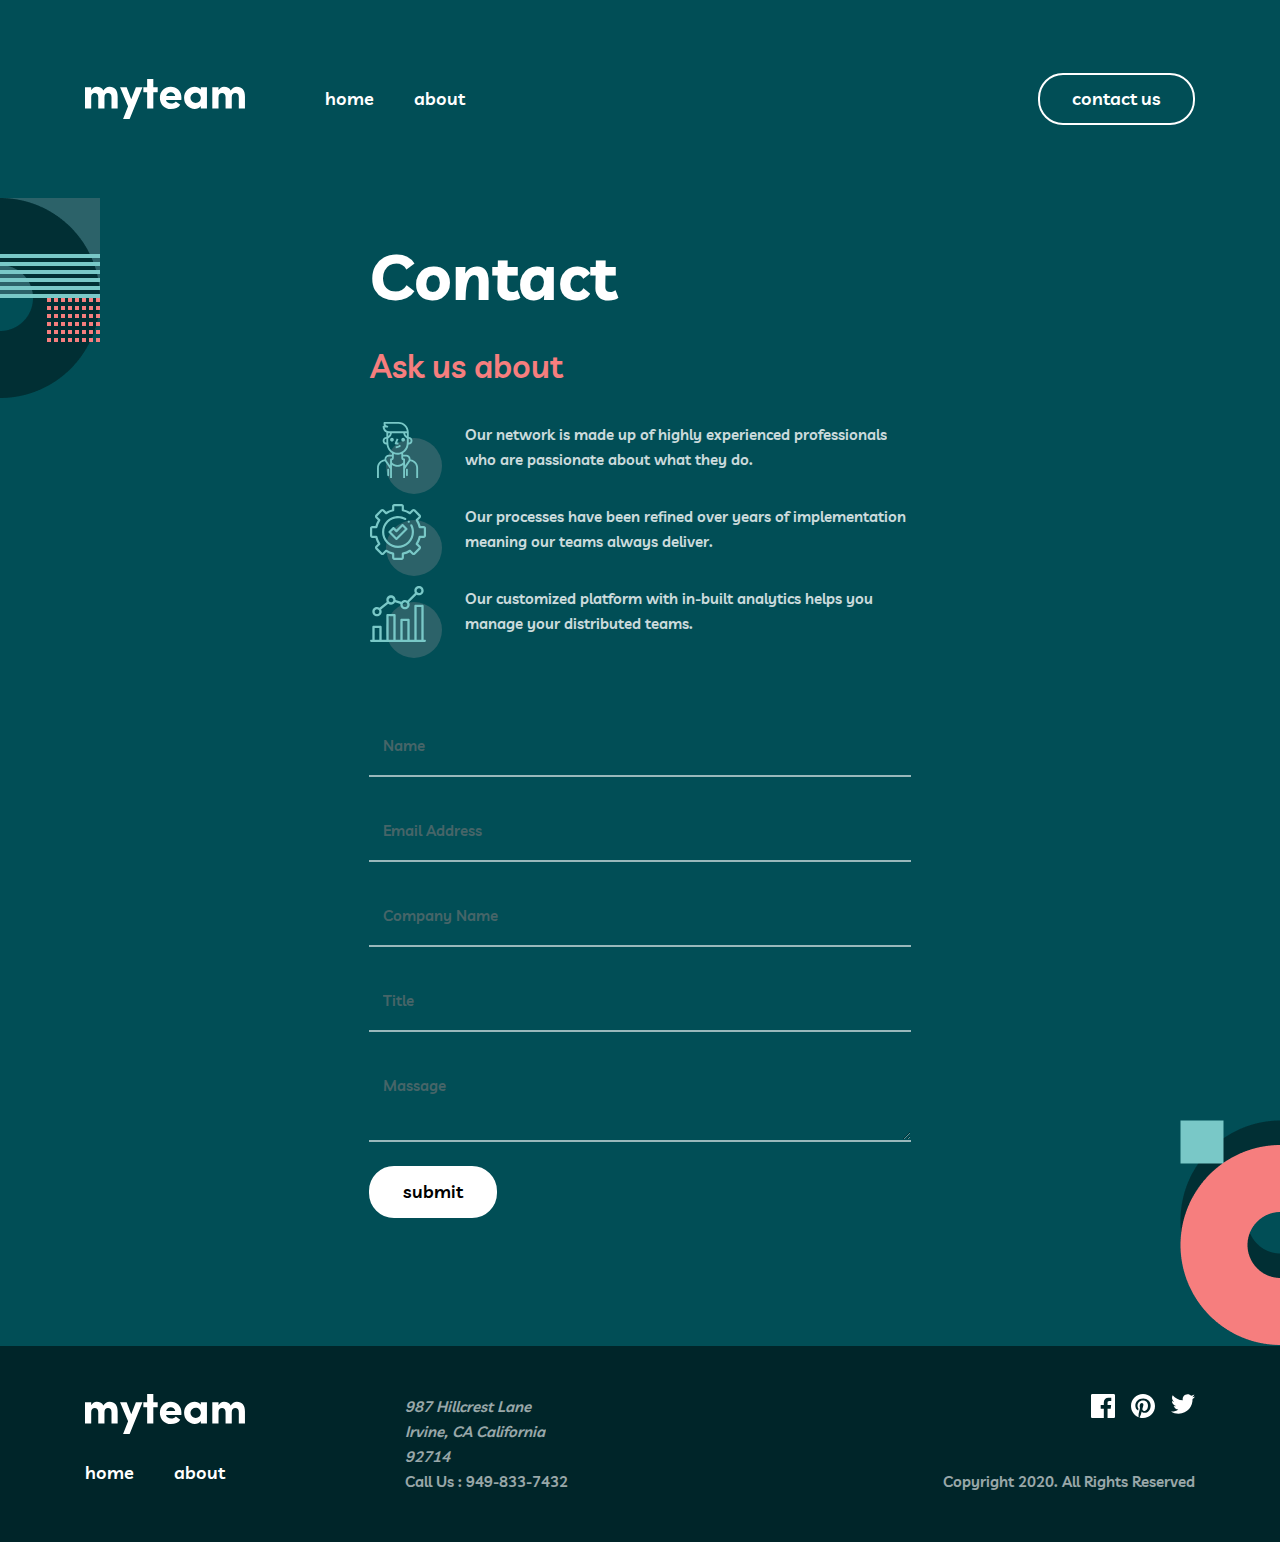
<file: contact.html>
<!DOCTYPE html>
<html lang="en">
<head>
  <meta charset="UTF-8">
  <meta name="viewport" content="width=device-width, initial-scale=1.0">
  <link rel="stylesheet" href="css/styles.css">
  <title>Contact us</title>
</head>
<body>
  <header class="site-header">
    <div class="container">
      <div class="site-header__wrapper">
        <a href="index.html" class="logo">
          <img src="img/myteam-logo.svg" alt="" class="logo__img">
        </a>
        <nav class="site-header__nav navbar">
          <ul class="navbar__list">
            <li class="navbar__item"><a href="index.html" class="navbar__item-link">home</a></li>
            <li class="navbar__item"><a href="about.html" class="navbar__item-link">about</a></li>
          </ul>
          <a href="contact.html" class="navbar__btn global-btn">contact us</a>
        </nav>
        <button class="menu-burger" type="button"></button>
      </div>
      <div class="parda"></div>
    </div>
  </header>
  <main class="contact-main">
    <section class="contact">
      <div class="container">
        <div class="contact__wrapper">
          <div class="contact__left">
            <h2 class="contact__title">Contact</h2>
            <p class="contact__sub-title">Ask us about</p>
            <ul class="inrto__list">
              <li class="intro__items item item--individuals">
                <p class="item__text">Our network is made up of highly experienced professionals who are passionate about what they
                  do.</p>
              </li>
              <li class="intro__items item item--implement">
                <p class="item__text">Our processes have been refined over years of implementation meaning our teams always deliver.
                </p>
              </li>
              <li class="intro__items item item--productivity">
                <p class="item__text">Our customized platform with in-built analytics helps you manage your distributed teams.</p>
              </li>
            </ul>
          </div>
          <div class="contact__right">
            <form action="" method="POST" class="contact__form form-contact">
              <input type="text" name="name" aria-label="Name" placeholder="Name" class="form-contact__input" required>
              <input type="email" name="email" aria-label="Email Address" placeholder="Email Address" class="form-contact__input" required>
              <input type="text" name="name" aria-label="Company Name" placeholder="Company Name" class="form-contact__input" required>
              <input type="text" name="title" aria-label="Title" placeholder="Title" class="form-contact__input" required>
              <textarea name="message" class="contact-form__textarea" placeholder="Massage"></textarea>
              <button class="global-btn contact-form__bnt">submit</button>
            </form>
          </div>
        </div>
      </div>
    </section>
  </main>
    <footer class="site-footer">
      <div class="container">
        <div class="site-footer__wrapper">
          <ul class="site-footer__list">
            <li class="site-footer__item footer-item footer-item--logo">
              <a href="index.html" class="logo logo--footer"><img src="img/myteam-logo.svg" alt="" class="logo__img"></a>
              <div class="footer-item__box">
                <a href="#" class="footer-item__link">home</a>
                <a href="#" class="footer-item__link">about</a>
              </div>
            </li>
            <li class="site-footer__item footer-item footer-item-address">
              <address class="address-site">987 Hillcrest Lane Irvine, CA California 92714</address>
              <a href="tel:9498337432" class="phone-number">Call Us : 949-833-7432</a>
            </li>
            <li class="site-footer__item footer-item footer-item--social">
              <ul class="social-list">
                <li class="social-list__item">
                  <a href="#" class="social-list__link">
                    <svg width="24" height="24" viewBox="0 0 24 24" fill="none" xmlns="http://www.w3.org/2000/svg">
                      <path
                        d="M22.675 0H1.325C0.593 0 0 0.593 0 1.325V22.676C0 23.407 0.593 24 1.325 24H12.82V14.706H9.692V11.084H12.82V8.413C12.82 5.313 14.713 3.625 17.479 3.625C18.804 3.625 19.942 3.724 20.274 3.768V7.008L18.356 7.009C16.852 7.009 16.561 7.724 16.561 8.772V11.085H20.148L19.681 14.707H16.561V24H22.677C23.407 24 24 23.407 24 22.675V1.325C24 0.593 23.407 0 22.675 0Z"
                        fill="white" />
                    </svg>
                  </a>
                </li>
                <li class="social-list__item">
                  <a href="#" class="social-list__link">
                    <svg width="24" height="24" viewBox="0 0 24 24" fill="none" xmlns="http://www.w3.org/2000/svg">
                      <path id="Path"
                        d="M12 0C5.373 0 0 5.372 0 12C0 17.084 3.163 21.426 7.627 23.174C7.522 22.225 7.427 20.769 7.669 19.733C7.887 18.796 9.076 13.768 9.076 13.768C9.076 13.768 8.717 13.049 8.717 11.986C8.717 10.318 9.684 9.072 10.888 9.072C11.911 9.072 12.406 9.841 12.406 10.762C12.406 11.791 11.751 13.33 11.412 14.757C11.129 15.951 12.011 16.926 13.189 16.926C15.322 16.926 16.961 14.677 16.961 11.431C16.961 8.558 14.897 6.549 11.949 6.549C8.535 6.549 6.531 9.11 6.531 11.756C6.531 12.787 6.928 13.894 7.424 14.494C7.522 14.613 7.536 14.718 7.507 14.839L7.174 16.199C7.121 16.419 7 16.466 6.772 16.36C5.273 15.662 4.336 13.471 4.336 11.711C4.336 7.926 7.086 4.449 12.265 4.449C16.428 4.449 19.663 7.416 19.663 11.38C19.663 15.516 17.056 18.844 13.436 18.844C12.22 18.844 11.077 18.213 10.686 17.466L9.938 20.319C9.667 21.362 8.936 22.669 8.446 23.465C9.57 23.812 10.763 24 12 24C18.627 24 24 18.627 24 12C24 5.372 18.627 0 12 0Z"
                        fill="white" />
                    </svg>
                  </a>
                </li>
                <li class="social-list__item">
                  <a href="#" class="social-list__link">
                    <svg width="24" height="20" viewBox="0 0 24 20" fill="none" xmlns="http://www.w3.org/2000/svg">
                      <path id="Path"
                        d="M24 2.55699C23.117 2.94899 22.168 3.21299 21.172 3.33199C22.189 2.72299 22.97 1.75799 23.337 0.607986C22.386 1.17199 21.332 1.58199 20.21 1.80299C19.313 0.845986 18.032 0.247986 16.616 0.247986C13.437 0.247986 11.101 3.21399 11.819 6.29299C7.728 6.08799 4.1 4.12799 1.671 1.14899C0.381 3.36199 1.002 6.25699 3.194 7.72299C2.388 7.69699 1.628 7.47599 0.965 7.10699C0.911 9.38799 2.546 11.522 4.914 11.997C4.221 12.185 3.462 12.229 2.69 12.081C3.316 14.037 5.134 15.46 7.29 15.5C5.22 17.123 2.612 17.848 0 17.54C2.179 18.937 4.768 19.752 7.548 19.752C16.69 19.752 21.855 12.031 21.543 5.10599C22.505 4.41099 23.34 3.54399 24 2.55699Z"
                        fill="white" />
                    </svg>
                  </a>
                </li>
              </ul>
              <p class="footer-item__text">Copyright 2020. All Rights Reserved</p>
            </li>
          </ul>
        </div>
      </div>
    </footer>


    <script>
      var elModalToggler = document.querySelector('.menu-burger');
      var elModal = document.querySelector('.site-header');
      var elModalClose = document.querySelector('.site-header--open');

      elModalToggler.addEventListener('click', function () {
        elModal.classList.toggle('site-header--open');
      });
    </script>
</body>
</html>
</file>
<file: css/styles.css>
/*! normalize.css v8.0.1 | MIT License | github.com/necolas/normalize.css */
/* Document
========================================================================== */
/**
* 1. Correct the line height in all browsers.
* 2. Prevent adjustments of font size after orientation changes in iOS.
*/
html {
  line-height: 1.15;
  /* 1 */
  -webkit-text-size-adjust: 100%;
  /* 2 */
}

/* Sections
========================================================================== */
/**
* Remove the margin in all browsers.
*/
body {
  margin: 0;
}

/**
* Render the `main` element consistently in IE.
*/
main {
  display: block;
}

/**
* Correct the font size and margin on `h1` elements within `section` and
* `article` contexts in Chrome, Firefox, and Safari.
*/
h1 {
  font-size: 2em;
  margin: 0.67em 0;
}

/* Grouping content
========================================================================== */
/**
* 1. Add the correct box sizing in Firefox.
* 2. Show the overflow in Edge and IE.
*/
hr {
  -webkit-box-sizing: content-box;
          box-sizing: content-box;
  /* 1 */
  height: 0;
  /* 1 */
  overflow: visible;
  /* 2 */
}

/**
* 1. Correct the inheritance and scaling of font size in all browsers.
* 2. Correct the odd `em` font sizing in all browsers.
*/
pre {
  font-family: monospace, monospace;
  /* 1 */
  font-size: 1em;
  /* 2 */
}

/* Text-level semantics
========================================================================== */
/**
* Remove the gray background on active links in IE 10.
*/
a {
  background-color: transparent;
}

/**
* 1. Remove the bottom border in Chrome 57-
* 2. Add the correct text decoration in Chrome, Edge, IE, Opera, and Safari.
*/
abbr[title] {
  border-bottom: none;
  /* 1 */
  text-decoration: underline;
  /* 2 */
  -webkit-text-decoration: underline dotted;
          text-decoration: underline dotted;
  /* 2 */
}

/**
* Add the correct font weight in Chrome, Edge, and Safari.
*/
b,
strong {
  font-weight: bolder;
}

/**
* 1. Correct the inheritance and scaling of font size in all browsers.
* 2. Correct the odd `em` font sizing in all browsers.
*/
code,
kbd,
samp {
  font-family: monospace, monospace;
  /* 1 */
  font-size: 1em;
  /* 2 */
}

/**
* Add the correct font size in all browsers.
*/
small {
  font-size: 80%;
}

/**
* Prevent `sub` and `sup` elements from affecting the line height in
* all browsers.
*/
sub,
sup {
  font-size: 75%;
  line-height: 0;
  position: relative;
  vertical-align: baseline;
}

sub {
  bottom: -0.25em;
}

sup {
  top: -0.5em;
}

/* Embedded content
========================================================================== */
/**
* Remove the border on images inside links in IE 10.
*/
img {
  border-style: none;
}

/* Forms
========================================================================== */
/**
* 1. Change the font styles in all browsers.
* 2. Remove the margin in Firefox and Safari.
*/
button,
input,
optgroup,
select,
textarea {
  font-family: inherit;
  /* 1 */
  font-size: 100%;
  /* 1 */
  line-height: 1.15;
  /* 1 */
  margin: 0;
  /* 2 */
}

/**
* Show the overflow in IE.
* 1. Show the overflow in Edge.
*/
button,
input {
  /* 1 */
  overflow: visible;
}

/**
* Remove the inheritance of text transform in Edge, Firefox, and IE.
* 1. Remove the inheritance of text transform in Firefox.
*/
button,
select {
  /* 1 */
  text-transform: none;
}

/**
* Correct the inability to style clickable types in iOS and Safari.
*/
button,
[type="button"],
[type="reset"],
[type="submit"] {
  -webkit-appearance: button;
}

/**
* Remove the inner border and padding in Firefox.
*/
button::-moz-focus-inner,
[type="button"]::-moz-focus-inner,
[type="reset"]::-moz-focus-inner,
[type="submit"]::-moz-focus-inner {
  border-style: none;
  padding: 0;
}

/**
* Restore the focus styles unset by the previous rule.
*/
button:-moz-focusring,
[type="button"]:-moz-focusring,
[type="reset"]:-moz-focusring,
[type="submit"]:-moz-focusring {
  outline: 1px dotted ButtonText;
}

/**
* Correct the padding in Firefox.
*/
fieldset {
  padding: 0.35em 0.75em 0.625em;
}

/**
* 1. Correct the text wrapping in Edge and IE.
* 2. Correct the color inheritance from `fieldset` elements in IE.
* 3. Remove the padding so developers are not caught out when they zero out
*    `fieldset` elements in all browsers.
*/
legend {
  -webkit-box-sizing: border-box;
          box-sizing: border-box;
  /* 1 */
  color: inherit;
  /* 2 */
  display: table;
  /* 1 */
  max-width: 100%;
  /* 1 */
  padding: 0;
  /* 3 */
  white-space: normal;
  /* 1 */
}

/**
* Add the correct vertical alignment in Chrome, Firefox, and Opera.
*/
progress {
  vertical-align: baseline;
}

/**
* Remove the default vertical scrollbar in IE 10+.
*/
textarea {
  overflow: auto;
}

/**
* 1. Add the correct box sizing in IE 10.
* 2. Remove the padding in IE 10.
*/
[type="checkbox"],
[type="radio"] {
  -webkit-box-sizing: border-box;
          box-sizing: border-box;
  /* 1 */
  padding: 0;
  /* 2 */
}

/**
* Correct the cursor style of increment and decrement buttons in Chrome.
*/
[type="number"]::-webkit-inner-spin-button,
[type="number"]::-webkit-outer-spin-button {
  height: auto;
}

/**
* 1. Correct the odd appearance in Chrome and Safari.
* 2. Correct the outline style in Safari.
*/
[type="search"] {
  -webkit-appearance: textfield;
  /* 1 */
  outline-offset: -2px;
  /* 2 */
}

/**
* Remove the inner padding in Chrome and Safari on macOS.
*/
[type="search"]::-webkit-search-decoration {
  -webkit-appearance: none;
}

/**
* 1. Correct the inability to style clickable types in iOS and Safari.
* 2. Change font properties to `inherit` in Safari.
*/
::-webkit-file-upload-button {
  -webkit-appearance: button;
  /* 1 */
  font: inherit;
  /* 2 */
}

/* Interactive
========================================================================== */
/*
* Add the correct display in Edge, IE 10+, and Firefox.
*/
details {
  display: block;
}

/*
* Add the correct display in all browsers.
*/
summary {
  display: list-item;
}

/* Misc
========================================================================== */
/**
* Add the correct display in IE 10+.
*/
template {
  display: none;
}

/**
* Add the correct display in IE 10.
*/
[hidden] {
  display: none;
}

@font-face {
  font-family: "Livvic";
  font-style: normal;
  font-weight: 600;
  font-display: swap;
  src: url("../fonts/livvic-v5-latin-600.woff2") format("woff2"), url("../fonts/livvic-v5-latin-600.woff") format("woff");
}

@font-face {
  font-family: "Livvic";
  font-style: normal;
  font-weight: 700;
  font-display: swap;
  src: url("../fonts/livvic-v5-latin-700.woff2") format("woff2"), url("../fonts/livvic-v5-latin-700.woff") format("woff");
}

html {
  height: 100%;
  scroll-behavior: smooth;
  -webkit-box-sizing: border-box;
          box-sizing: border-box;
}

*,
*::before,
*::after {
  -webkit-box-sizing: inherit;
          box-sizing: inherit;
}

body {
  display: -webkit-box;
  display: -ms-flexbox;
  display: flex;
  -webkit-box-orient: vertical;
  -webkit-box-direction: normal;
      -ms-flex-direction: column;
          flex-direction: column;
  height: 100%;
  font-family: "Livvic", sans-serif;
  font-size: 16px;
  line-height: 1.5;
  background-color: #014E56;
}

main {
  -webkit-box-flex: 1;
      -ms-flex-positive: 1;
          flex-grow: 1;
}

img {
  max-width: 100%;
  height: auto;
}

.visually-hidden {
  position: absolute;
  width: 1px;
  height: 1px;
  margin: -1px;
  border: 0;
  padding: 0;
  clip: rect(0 0 0 0);
  overflow: hidden;
}

.container {
  max-width: 1150px;
  padding-left: 20px;
  padding-right: 20px;
  margin-left: auto;
  margin-right: auto;
}

.menu-burger {
  display: none;
}

.navbar__btn {
  color: #fff;
  border: 2px solid #fff;
  border-radius: 25px;
  margin-left: auto;
}

.navbar__btn:hover {
  color: #014E56;
  background-color: #fff;
}

.global-btn {
  display: inline-block;
  text-decoration: none;
  padding: 10px 32px;
  font-weight: 600;
  font-size: 18px;
  line-height: 28px;
  vertical-align: baseline;
}

@media only screen and (max-width: 678px) {
  .menu-burger {
    display: inline-block;
    margin-left: auto;
    z-index: 5;
    padding: 0;
    width: 20px;
    height: 17px;
    background-image: url("../img/menu-burger.svg");
    background-repeat: no-repeat;
    background-size: contain;
    background-position: center center;
    border: none;
    background-color: transparent;
    position: relative;
    outline: 0;
  }
  .menu-burger::after {
    content: "";
    width: 40px;
    height: 34px;
    position: absolute;
    left: -10px;
    top: -8.5px;
    display: inline-block;
  }
  .menu-burger:focus::after {
    border: 2px solid orange;
    border-radius: 5px;
  }
  .navbar__btn {
    margin-left: 0;
  }
  .site-header--open .menu-burger {
    background-image: url("../img/burger-close.svg");
  }
}

.started__btn {
  margin-left: auto;
  font-weight: 600;
  font-size: 18px;
  line-height: 28px;
  color: #012F34;
  border: 2px solid #012F34;
  border-radius: 25px;
}

.started__btn:hover {
  color: #fff;
  background-color: #012F34;
}

@media only screen and (max-width: 700px) {
  .started__btn {
    margin-left: 0;
  }
}

.site-header {
  padding: 73px 0;
  background-color: #014E56;
}

.site-header__wrapper {
  display: -webkit-box;
  display: -ms-flexbox;
  display: flex;
  -webkit-box-align: center;
      -ms-flex-align: center;
          align-items: center;
}

.parda {
  display: none;
}

@media only screen and (max-width: 768px) {
  .site-header {
    padding: 70px 0;
  }
}

@media only screen and (max-width: 678px) {
  .site-header {
    padding: 25px 0;
    position: fixed;
    left: 0;
    z-index: 5;
    top: 0;
    width: 100%;
  }
  body {
    margin-top: 82px;
    position: relative;
  }
  .site-header--open .parda {
    display: block;
    position: absolute;
    left: 0;
    top: 0;
    z-index: 3;
    right: 0;
    width: 100%;
    height: 100vh;
    background-color: rgba(0, 0, 0, 0.4);
  }
}

.site-header__nav {
  display: -webkit-box;
  display: -ms-flexbox;
  display: flex;
  -webkit-box-align: center;
      -ms-flex-align: center;
          align-items: center;
  -webkit-box-flex: 1;
      -ms-flex-positive: 1;
          flex-grow: 1;
}

.navbar__list {
  display: -webkit-box;
  display: -ms-flexbox;
  display: flex;
  -webkit-box-align: center;
      -ms-flex-align: center;
          align-items: center;
  padding: 0;
  margin: 0;
  list-style-type: none;
  margin-left: 80px;
}

.navbar__item {
  margin-right: 40px;
}

.navbar__item:last-child {
  margin-right: 0;
}

.navbar__item-link {
  color: #fff;
  text-decoration: none;
  display: inline-block;
  font-weight: 600;
  font-size: 18px;
  line-height: 28px;
  -webkit-transition: color 0.3s ease;
  transition: color 0.3s ease;
}

.navbar__item-link:hover {
  color: #F67E7E;
}

@media only screen and (max-width: 768px) {
  .navbar__list {
    margin-left: 48px;
  }
}

@media only screen and (max-width: 678px) {
  .navbar {
    display: none;
  }
  .site-header--open .navbar {
    display: -webkit-box;
    display: -ms-flexbox;
    display: flex;
    -webkit-box-orient: vertical;
    -webkit-box-direction: normal;
        -ms-flex-direction: column;
            flex-direction: column;
    -webkit-box-align: start;
        -ms-flex-align: start;
            align-items: flex-start;
    position: fixed;
    z-index: 4;
    right: 0;
    top: 0;
    width: 70%;
    height: 100vh;
    background-color: #2C6269;
    padding: 112px 48px 0;
  }
  .navbar__list {
    -webkit-box-orient: vertical;
    -webkit-box-direction: normal;
        -ms-flex-direction: column;
            flex-direction: column;
    margin-left: 0;
    -webkit-box-align: start;
        -ms-flex-align: start;
            align-items: flex-start;
    margin-bottom: 36px;
  }
  .navbar__item {
    margin-right: 0;
    margin-bottom: 24px;
  }
  .navbar__item:last-child {
    margin-bottom: 0;
  }
}

@media only screen and (max-width: 360px) {
  .site-header--open .navbar {
    width: 80%;
    padding: 112px 36px 0;
  }
}

.logo {
  display: inline-block;
  vertical-align: baseline;
  max-width: 160px;
}

.logo__img {
  display: inline-block;
  vertical-align: middle;
}

@media only screen and (max-width: 768px) {
  .logo {
    max-width: 128px;
  }
}

.site-footer {
  padding: 48px 0;
  background-color: #002529;
}

.site-footer__list {
  padding: 0;
  margin: 0;
  list-style-type: none;
  display: -webkit-box;
  display: -ms-flexbox;
  display: flex;
}

.footer-item--logo {
  max-width: 160px;
  margin-right: 160px;
}

.footer-item-address {
  max-width: 170px;
}

.logo--footer {
  margin-bottom: 25px;
}

.footer-item__box {
  display: -webkit-box;
  display: -ms-flexbox;
  display: flex;
}

.footer-item__link {
  display: inline-block;
  font-weight: 600;
  font-size: 18px;
  line-height: 28px;
  color: #fff;
  text-decoration: none;
  margin-right: 40px;
  text-align: center;
}

.footer-item__link:last-child {
  margin-right: 0;
}

.address-site {
  font-weight: 600;
  font-size: 15px;
  line-height: 25px;
  color: #fff;
  opacity: 0.6;
}

.phone-number {
  font-weight: 600;
  font-size: 15px;
  line-height: 25px;
  color: #fff;
  opacity: 0.6;
  display: inline-block;
  text-decoration: none;
}

.social-list {
  padding: 0;
  margin: 0;
  list-style-type: none;
  display: -webkit-box;
  display: -ms-flexbox;
  display: flex;
}

.footer-item--social {
  margin-left: auto;
  display: -webkit-box;
  display: -ms-flexbox;
  display: flex;
  -webkit-box-orient: vertical;
  -webkit-box-direction: normal;
      -ms-flex-direction: column;
          flex-direction: column;
  -webkit-box-pack: justify;
      -ms-flex-pack: justify;
          justify-content: space-between;
  -webkit-box-align: end;
      -ms-flex-align: end;
          align-items: flex-end;
}

.social-list__item {
  margin-right: 16px;
}

.social-list__item:last-child {
  margin-right: 0;
}

.social-list__link {
  display: inline-block;
}

.footer-item__text {
  font-weight: 600;
  font-size: 15px;
  line-height: 25px;
  color: #fff;
  opacity: 0.6;
  margin: 0;
}

path:hover {
  fill: #F67E7E;
}

@media only screen and (max-width: 857px) {
  .site-footer__list {
    -ms-flex-wrap: wrap;
        flex-wrap: wrap;
  }
  .footer-item-address {
    min-width: 50%;
    text-align: right;
  }
  .footer-item {
    margin-bottom: 40px;
  }
  .footer-item--logo {
    min-width: 50%;
    margin-right: 0;
  }
  .footer-item--social {
    min-width: 100%;
    -webkit-box-orient: horizontal;
    -webkit-box-direction: normal;
        -ms-flex-direction: row;
            flex-direction: row;
  }
  .address-site {
    max-width: 150px;
    text-align: right;
    display: -webkit-box;
    display: -ms-flexbox;
    display: flex;
    margin-left: auto;
    -webkit-box-flex: 1;
        -ms-flex-positive: 1;
            flex-grow: 1;
  }
}

@media only screen and (max-width: 500px) {
  .site-footer__list {
    -webkit-box-orient: vertical;
    -webkit-box-direction: normal;
        -ms-flex-direction: column;
            flex-direction: column;
  }
  .footer-item--social {
    min-width: 100%;
    -webkit-box-orient: vertical;
    -webkit-box-direction: normal;
        -ms-flex-direction: column;
            flex-direction: column;
    -webkit-box-align: center;
        -ms-flex-align: center;
            align-items: center;
  }
  .footer-item-address {
    min-width: 100%;
    text-align: center;
    display: -webkit-box;
    display: -ms-flexbox;
    display: flex;
    -webkit-box-orient: vertical;
    -webkit-box-direction: normal;
        -ms-flex-direction: column;
            flex-direction: column;
  }
  .address-site {
    max-width: 150px;
    text-align: center;
    display: inline-block;
    margin: 0 auto;
  }
  .footer-item--logo {
    min-width: 160px;
    margin: 0 auto 24px;
    text-align: center;
  }
  .footer-item__box {
    -webkit-box-pack: justify;
        -ms-flex-pack: justify;
            justify-content: space-between;
  }
}

.main-hero {
  padding: 50px 0 250px;
  background-image: url("../img/main-hero-bg-left.png"), url("../img/main-hero-bg-bottom.png");
  background-repeat: no-repeat;
  background-position: calc(50% - 700px) 50px, calc(50% + 400px) 100%;
}

.main-hero__wrapper {
  display: -webkit-box;
  display: -ms-flexbox;
  display: flex;
  -webkit-box-pack: justify;
      -ms-flex-pack: justify;
          justify-content: space-between;
}

.main-hero__title {
  width: 57%;
  font-size: 100px;
  line-height: 100px;
  margin: 0;
  color: #fff;
}

.main-hero__title--orange {
  color: #F67E7E;
}

.main-hero__text {
  width: 40%;
  font-weight: 600;
  font-size: 18px;
  line-height: 28px;
  color: #fff;
  display: -webkit-box;
  display: -ms-flexbox;
  display: flex;
  -webkit-box-orient: vertical;
  -webkit-box-direction: normal;
      -ms-flex-direction: column;
          flex-direction: column;
}

.main-hero__text::before {
  content: "";
  display: inline-block;
  width: 50px;
  height: 4px;
  background-color: #79C8C7;
  margin-bottom: 60px;
}

@media only screen and (max-width: 1500px) {
  .main-hero {
    background-position: left 250px, calc(50% + 400px) 100%;
  }
}

@media only screen and (max-width: 1160px) {
  .main-hero {
    background-position: left 250px, right 100%;
  }
}

@media only screen and (max-width: 963px) {
  .main-hero__title {
    font-size: 75px;
    line-height: 80px;
  }
}

@media only screen and (max-width: 768px) {
  .main-hero__wrapper {
    display: -webkit-box;
    display: -ms-flexbox;
    display: flex;
    -webkit-box-orient: vertical;
    -webkit-box-direction: normal;
        -ms-flex-direction: column;
            flex-direction: column;
  }
  .main-hero {
    background-image: url("../img/main-hero-bg-bottom.png");
    background-position: center bottom;
  }
  .main-hero__title {
    font-size: 64px;
    max-width: 683px;
    width: 100%;
    margin: 0 auto 24px;
    text-align: center;
    line-height: 56px;
  }
  .main-hero__text {
    max-width: 457px;
    width: 100%;
    font-size: 15px;
    line-height: 28px;
    margin: 0 auto;
  }
  .main-hero__text::before {
    display: none;
  }
}

@media only screen and (max-width: 376px) {
  .main-hero {
    padding-bottom: 193px;
  }
  .main-hero__title {
    font-size: 40px;
    line-height: 40px;
  }
}

@media only screen and (max-width: 358px) {
  .main-hero {
    background-size: 100%;
    padding-bottom: 170px;
  }
}

.intro {
  padding: 198px 0 140px;
  background-color: #012F34;
  background-image: url("../img/intro-bg.png");
  background-repeat: no-repeat;
  background-position: calc(50% + 720px) 100%;
}

.intro__wrapper {
  display: -webkit-box;
  display: -ms-flexbox;
  display: flex;
  -webkit-box-pack: justify;
      -ms-flex-pack: justify;
          justify-content: space-between;
}

.intro__title {
  font-size: 48px;
  line-height: 48px;
  color: #fff;
  max-width: 445px;
  margin: 0;
  position: relative;
}

.intro__title::before {
  content: "";
  display: inline-block;
  width: 50px;
  height: 4px;
  background-color: #F67E7E;
  position: absolute;
  left: 0;
  top: -54px;
}

.inrto__list {
  padding: 0;
  margin: 0;
  list-style-type: none;
  max-width: 540px;
}

.item {
  padding-left: 95px;
  margin-bottom: 32px;
  position: relative;
}

.item:last-child {
  margin-bottom: 0;
}

.item::before {
  content: "";
  display: inline-block;
  width: 72px;
  height: 72px;
  background-repeat: no-repeat;
  background-position: center center;
  position: absolute;
  left: 0;
  top: 0;
}

.item--individuals::before {
  background-image: url("../img/intro-item1.svg");
}

.item--implement::before {
  background-image: url("../img/intro-item2.svg");
}

.item--productivity::before {
  background-image: url("../img/intro-item3.svg");
}

.item__title {
  font-size: 18px;
  line-height: 28px;
  color: #F67E7E;
  margin: 0;
  margin-bottom: 16px;
}

.item__text {
  font-weight: 600;
  font-size: 15px;
  line-height: 25px;
  color: #FFFFFF;
  opacity: 0.8;
  margin: 0;
}

@media only screen and (max-width: 1305px) {
  .intro {
    background-position: 100% 0;
  }
}

@media only screen and (max-width: 850px) {
  .intro {
    padding-left: 77px;
    padding-top: 132px;
    padding-bottom: 100px;
  }
  .intro__wrapper {
    -webkit-box-orient: vertical;
    -webkit-box-direction: normal;
        -ms-flex-direction: column;
            flex-direction: column;
  }
  .intro__title {
    font-size: 32px;
    line-height: 32px;
    margin-bottom: 64px;
  }
  .intro__title::before {
    top: -32px;
  }
  .inrto__list {
    max-width: 573px;
  }
}

@media only screen and (max-width: 630px) {
  .intro__title {
    max-width: 350px;
  }
}

@media only screen and (max-width: 532px) {
  .intro__title {
    max-width: 300px;
  }
  .intro {
    padding-left: 4px;
    padding-top: 96px;
    padding-bottom: 64px;
  }
  .item {
    display: -webkit-box;
    display: -ms-flexbox;
    display: flex;
    -webkit-box-orient: vertical;
    -webkit-box-direction: normal;
        -ms-flex-direction: column;
            flex-direction: column;
    padding-left: 0;
    -webkit-box-align: center;
        -ms-flex-align: center;
            align-items: center;
    margin-bottom: 48px;
  }
  .item::before {
    position: relative;
    margin-bottom: 16px;
  }
  .item__text {
    text-align: center;
  }
}

@media only screen and (max-width: 392px) {
  .intro__title {
    max-width: 240px;
  }
}

.stories {
  padding: 140px 0;
  background-image: url("../img/stories-bg-left.png"), url("../img/stories-bg-right.png");
  background-repeat: no-repeat;
  background-position: calc(50% - 700px) top, calc(50% + 700px) bottom;
}

.stories__title {
  text-align: center;
  font-size: 48px;
  max-width: 952px;
  margin: 0 auto;
  line-height: 48px;
  margin: 0;
  margin-bottom: 50px;
  color: #fff;
}

.span {
  color: #79C8C7;
}

.stories__list {
  padding: 0;
  margin: 0 -15px;
  list-style: none;
  display: -webkit-box;
  display: -ms-flexbox;
  display: flex;
}

.stories__item {
  text-align: center;
  display: -webkit-box;
  display: -ms-flexbox;
  display: flex;
  -webkit-box-orient: vertical;
  -webkit-box-direction: normal;
      -ms-flex-direction: column;
          flex-direction: column;
  -webkit-box-align: center;
      -ms-flex-align: center;
          align-items: center;
  position: relative;
  padding: 36px 0 0 0;
  width: 350px;
  margin: 0 15px;
}

.stories__item::before {
  content: "";
  display: inline-block;
  width: 67px;
  height: 58px;
  background-image: url("../img/stories-item-bg.svg");
  background-repeat: no-repeat;
  background-size: contain;
  background-position: center 10px;
  position: absolute;
  top: 0;
  left: 50%;
  -webkit-transform: translateX(-50%);
          transform: translateX(-50%);
  z-index: 1;
}

.card__text {
  margin: 0;
  font-weight: 600;
  font-size: 15px;
  line-height: 25px;
  position: relative;
  z-index: 2;
  margin-bottom: 24px;
  color: #fff;
  -webkit-box-flex: 1;
      -ms-flex: 1 1 auto;
          flex: 1 1 auto;
}

.card-info__name {
  font-size: 18px;
  line-height: 28px;
  color: #79C8C7;
  margin: 0;
  margin-bottom: 2px;
}

.card-info__text {
  font-weight: 500;
  font-size: 13px;
  line-height: 18px;
  margin: 0;
  margin-bottom: 32px;
  color: #fff;
}

.card-info__img {
  display: inline-block;
  vertical-align: middle;
}

@media (max-width: 1600px) {
  .stories {
    background-position: left top, right bottom;
  }
}

@media (max-width: 768px) {
  .stories {
    background-position: left top, right bottom;
    padding: 100px 0;
  }
  .stories__title {
    font-size: 32px;
    line-height: 32px;
    max-width: 573px;
    margin: 0 auto 84px;
  }
  .stories__list {
    -ms-flex-wrap: wrap;
        flex-wrap: wrap;
    margin: 0 auto;
    max-width: 573px;
    text-align: center;
  }
  .card__text {
    margin-bottom: 16px;
  }
  .stories__item {
    margin: 0;
    margin-bottom: 84px;
    width: 100%;
  }
  .stories__item:last-child {
    margin-bottom: 0;
  }
}

@media (max-width: 420px) {
  .stories {
    padding: 140px 0 164px;
  }
}

.started {
  padding: 76px 0;
  background-color: #F67E7E;
  background-image: url("../img/started.png");
  background-repeat: no-repeat;
  background-position: calc(50% - 680px) 100%;
}

.started__wrapper {
  display: -webkit-box;
  display: -ms-flexbox;
  display: flex;
  max-width: 917px;
  margin: 0 auto;
  -webkit-box-align: center;
      -ms-flex-align: center;
          align-items: center;
}

.started__title {
  font-size: 48px;
  line-height: 48px;
  color: #012F34;
}

@media only screen and (max-width: 1575px) {
  .started {
    background-position: left 100%;
  }
}

@media only screen and (max-width: 1050px) {
  .started__title {
    font-size: 32px;
    line-height: 32px;
  }
  .started__wrapper {
    max-width: 600px;
  }
}

@media only screen and (max-width: 800px) {
  .started__wrapper {
    max-width: 573px;
  }
}

@media only screen and (max-width: 700px) {
  .started {
    padding: 83px 0;
    background-position: left 110%;
  }
  .started__wrapper {
    -webkit-box-orient: vertical;
    -webkit-box-direction: normal;
        -ms-flex-direction: column;
            flex-direction: column;
  }
  .started__title {
    margin-bottom: 24px;
    text-align: center;
  }
}

.site-footer {
  padding: 48px 0;
  background-color: #002529;
}

.site-footer__list {
  padding: 0;
  margin: 0;
  list-style-type: none;
  display: -webkit-box;
  display: -ms-flexbox;
  display: flex;
}

.footer-item--logo {
  max-width: 160px;
  margin-right: 160px;
}

.footer-item-address {
  max-width: 170px;
}

.logo--footer {
  margin-bottom: 25px;
}

.footer-item__box {
  display: -webkit-box;
  display: -ms-flexbox;
  display: flex;
}

.footer-item__link {
  display: inline-block;
  font-weight: 600;
  font-size: 18px;
  line-height: 28px;
  color: #fff;
  text-decoration: none;
  margin-right: 40px;
  text-align: center;
}

.footer-item__link:last-child {
  margin-right: 0;
}

.address-site {
  font-weight: 600;
  font-size: 15px;
  line-height: 25px;
  color: #fff;
  opacity: 0.6;
}

.phone-number {
  font-weight: 600;
  font-size: 15px;
  line-height: 25px;
  color: #fff;
  opacity: 0.6;
  display: inline-block;
  text-decoration: none;
}

.social-list {
  padding: 0;
  margin: 0;
  list-style-type: none;
  display: -webkit-box;
  display: -ms-flexbox;
  display: flex;
}

.footer-item--social {
  margin-left: auto;
  display: -webkit-box;
  display: -ms-flexbox;
  display: flex;
  -webkit-box-orient: vertical;
  -webkit-box-direction: normal;
      -ms-flex-direction: column;
          flex-direction: column;
  -webkit-box-pack: justify;
      -ms-flex-pack: justify;
          justify-content: space-between;
  -webkit-box-align: end;
      -ms-flex-align: end;
          align-items: flex-end;
}

.social-list__item {
  margin-right: 16px;
}

.social-list__item:last-child {
  margin-right: 0;
}

.social-list__link {
  display: inline-block;
}

.footer-item__text {
  font-weight: 600;
  font-size: 15px;
  line-height: 25px;
  color: #fff;
  opacity: 0.6;
  margin: 0;
}

path:hover {
  fill: #F67E7E;
}

@media only screen and (max-width: 857px) {
  .site-footer__list {
    -ms-flex-wrap: wrap;
        flex-wrap: wrap;
  }
  .footer-item-address {
    min-width: 50%;
    text-align: right;
  }
  .footer-item {
    margin-bottom: 40px;
  }
  .footer-item--logo {
    min-width: 50%;
    margin-right: 0;
  }
  .footer-item--social {
    min-width: 100%;
    -webkit-box-orient: horizontal;
    -webkit-box-direction: normal;
        -ms-flex-direction: row;
            flex-direction: row;
  }
  .address-site {
    max-width: 150px;
    text-align: right;
    display: -webkit-box;
    display: -ms-flexbox;
    display: flex;
    margin-left: auto;
    -webkit-box-flex: 1;
        -ms-flex-positive: 1;
            flex-grow: 1;
  }
}

@media only screen and (max-width: 500px) {
  .site-footer__list {
    -webkit-box-orient: vertical;
    -webkit-box-direction: normal;
        -ms-flex-direction: column;
            flex-direction: column;
  }
  .footer-item--social {
    min-width: 100%;
    -webkit-box-orient: vertical;
    -webkit-box-direction: normal;
        -ms-flex-direction: column;
            flex-direction: column;
    -webkit-box-align: center;
        -ms-flex-align: center;
            align-items: center;
  }
  .footer-item-address {
    min-width: 100%;
    text-align: center;
    display: -webkit-box;
    display: -ms-flexbox;
    display: flex;
    -webkit-box-orient: vertical;
    -webkit-box-direction: normal;
        -ms-flex-direction: column;
            flex-direction: column;
  }
  .address-site {
    max-width: 150px;
    text-align: center;
    display: inline-block;
    margin: 0 auto;
  }
  .footer-item--logo {
    min-width: 160px;
    margin: 0 auto 24px;
    text-align: center;
  }
  .footer-item__box {
    -webkit-box-pack: justify;
        -ms-flex-pack: justify;
            justify-content: space-between;
  }
}

.about-hero {
  padding: 43px 0 130px;
  background-image: url("../img/about-hero-bg.png");
  background-repeat: no-repeat;
  background-position: calc(50% + 720px) 100%;
}

.about-hero__wrapper {
  display: -webkit-box;
  display: -ms-flexbox;
  display: flex;
  -webkit-box-pack: justify;
      -ms-flex-pack: justify;
          justify-content: space-between;
}

.about-hero__title {
  margin: 0;
  font-size: 64px;
  line-height: 100px;
  color: #fff;
}

.about-hero__text {
  max-width: 730px;
  font-weight: 600;
  font-size: 18px;
  line-height: 28px;
  color: #fff;
  margin: 0;
  display: -webkit-box;
  display: -ms-flexbox;
  display: flex;
  -webkit-box-orient: vertical;
  -webkit-box-direction: normal;
      -ms-flex-direction: column;
          flex-direction: column;
}

.about-hero__text::before {
  content: "";
  width: 50px;
  height: 4px;
  display: inline-block;
  background-color: #F67E7E;
  margin-bottom: 40px;
}

@media only screen and (max-width: 1544px) {
  .about-hero {
    background-position: right bottom;
  }
}

@media only screen and (max-width: 1240px) {
  .about-hero__wrapper {
    -webkit-box-orient: vertical;
    -webkit-box-direction: normal;
        -ms-flex-direction: column;
            flex-direction: column;
    -webkit-box-align: center;
        -ms-flex-align: center;
            align-items: center;
  }
  .about-hero__title {
    margin-bottom: 24px;
  }
  .about-hero__text {
    text-align: center;
  }
  .about-hero__text::before {
    display: none;
  }
}

@media only screen and (max-width: 900px) {
  .about-hero__text {
    max-width: 460px;
  }
}

@media only screen and (max-width: 768px) {
  .about-hero__title {
    font-size: 64px;
  }
}

@media only screen and (max-width: 657px) {
  .about-hero {
    background-position: 100% 130%;
  }
}

@media only screen and (max-width: 500px) {
  .about-hero__title {
    font-size: 40px;
    line-height: 40px;
    margin-bottom: 16px;
  }
}

.directors {
  background-color: #004047;
  padding: 140px 0 110px;
  background-image: url("../img/directors-bg-left.png"), url("../img/directors-bg-bottom.png");
  background-repeat: no-repeat;
  background-position: calc(50% - 720px) top, calc(50% + 700px) bottom;
}

.directors__title {
  text-align: center;
  margin: 0;
  font-size: 48px;
  line-height: 48px;
  color: #FFFFFF;
  margin-bottom: 64px;
}

.directors__list {
  padding: 0;
  margin: 0;
  list-style-type: none;
  display: -webkit-box;
  display: -ms-flexbox;
  display: flex;
  -ms-flex-wrap: wrap;
      flex-wrap: wrap;
  -webkit-box-pack: center;
      -ms-flex-pack: center;
          justify-content: center;
  margin: 0 -15px;
}

.directors__item {
  width: 350px;
  background-color: #012F34;
  text-align: center;
  margin: 0 15px;
  margin-bottom: 76px;
  padding: 32px 24px 56px;
  position: relative;
  z-index: 2;
}

.director__img {
  width: 96px;
  height: 96px;
  display: inline-block;
  vertical-align: middle;
  margin-bottom: 16px;
}

.director__title {
  font-size: 18px;
  line-height: 28px;
  margin: 0;
  color: #79C8C7;
}

.director__text {
  font-weight: 600;
  font-size: 15px;
  line-height: 25px;
  color: #FFFFFF;
  margin: 0;
}

.director__btn {
  background-image: url("../img/plus.svg");
  background-repeat: no-repeat;
  background-position: center center;
  position: absolute;
  left: 50%;
  bottom: 0;
  -webkit-transform: translate(-50%, 50%);
          transform: translate(-50%, 50%);
  padding: 0;
  border: none;
  background-color: #F67E7E;
  display: inline-block;
  width: 56px;
  height: 56px;
  font-size: 26px;
  border-radius: 50%;
  outline: 0;
  cursor: pointer;
}

.director__info {
  display: none;
}

.director__quote {
  font-weight: 600;
  font-size: 15px;
  line-height: 25px;
  color: #FFFFFF;
  margin: 0;
  padding: 0;
  margin-top: 8px;
  margin-bottom: 24px;
}

.director__social {
  padding: 0;
  margin: 0;
  list-style-type: none;
  display: -webkit-box;
  display: -ms-flexbox;
  display: flex;
  max-width: 60px;
  -webkit-box-pack: justify;
      -ms-flex-pack: justify;
          justify-content: space-between;
  margin: 0 auto;
}

.director__social-link {
  display: inline-block;
  vertical-align: baseline;
}

.director--open .director__info {
  display: block;
}

.director--open .director__box {
  display: none;
}

.director--open .director__btn {
  background-color: #79C8C7;
  background-image: url("../img/x.svg");
}

@media only screen and (max-width: 1544px) {
  .directors {
    background-position: left top, 100% 100%;
  }
}

@media only screen and (max-width: 768px) {
  .directors__title {
    font-size: 32px;
    line-height: 32px;
    margin-bottom: 20px;
  }
  .directors {
    padding: 100px 0 98px;
  }
}

@media only screen and (max-width: 500px) {
  .directors {
    background-position: left -100px, 100% 100%;
    padding: 88px 0 58px;
  }
}

.clients {
  padding: 140px 0;
  background-color: #012F34;
  background-image: url("../img/clients-bg.png");
  background-repeat: no-repeat;
  background-position: calc(50% - 700px) top;
}

.clients__title {
  text-align: center;
  font-size: 48px;
  line-height: 48px;
  color: #fff;
  margin: 0;
  margin-bottom: 64px;
}

.clients__list {
  padding: 0;
  margin: 0;
  list-style-type: none;
  display: -webkit-box;
  display: -ms-flexbox;
  display: flex;
  -webkit-box-pack: justify;
      -ms-flex-pack: justify;
          justify-content: space-between;
  -ms-flex-wrap: wrap;
      flex-wrap: wrap;
}

.clients__item {
  text-align: center;
  margin-bottom: 20px;
  margin-right: 20px;
}

.clients__item:last-child {
  margin-right: 0;
}

.client-logo__link {
  display: inline-block;
  vertical-align: baseline;
}

.client-logo__img {
  display: inline-block;
  vertical-align: middle;
}

@media only screen and (max-width: 1451px) {
  .clients {
    background-position: left -100px;
  }
}

@media only screen and (max-width: 955px) {
  .client-logo__link {
    width: 70%;
  }
  .clients__list {
    -webkit-box-pack: center;
        -ms-flex-pack: center;
            justify-content: center;
    margin: 0;
  }
}

@media only screen and (max-width: 768px) {
  .clients {
    padding: 100px 0;
  }
  .clients__title {
    font-size: 32px;
    line-height: 32px;
    margin-bottom: 50px;
  }
}

@media only screen and (max-width: 500px) {
  .clients {
    padding: 88px 0;
    background-position: -100px -120px;
  }
  .clients__list {
    -webkit-box-orient: vertical;
    -webkit-box-direction: normal;
        -ms-flex-direction: column;
            flex-direction: column;
    -webkit-box-pack: center;
        -ms-flex-pack: center;
            justify-content: center;
  }
  .clients__item {
    margin-bottom: 56px;
    width: 100%;
  }
  .clients__item:last-child {
    margin-bottom: 0;
  }
  .client-logo__link {
    width: 100%;
  }
}

.contact {
  padding: 28px 0 128px;
  background-image: url("../img/contact-bg-left.png"), url("../img/contact-bg-bottom.png");
  background-repeat: no-repeat;
  background-position: calc(50% - 720px) top, calc(50% + 720px) 100%;
}

.contact__wrapper {
  display: -webkit-box;
  display: -ms-flexbox;
  display: flex;
  -webkit-box-pack: justify;
      -ms-flex-pack: justify;
          justify-content: space-between;
}

.contact__left {
  max-width: 540px;
}

.contact__title {
  font-size: 64px;
  line-height: 100px;
  margin: 0;
  color: #fff;
  margin-bottom: 16px;
  font-weight: 600px;
}

.contact__sub-title {
  font-size: 32px;
  line-height: 48px;
  color: #F67E7E;
  margin: 0;
  margin-bottom: 32px;
}

.contact__right {
  width: 542px;
}

.contact__form {
  display: -webkit-box;
  display: -ms-flexbox;
  display: flex;
  -webkit-box-orient: vertical;
  -webkit-box-direction: normal;
      -ms-flex-direction: column;
          flex-direction: column;
  -webkit-box-align: start;
      -ms-flex-align: start;
          align-items: flex-start;
}

.form-contact__input {
  width: 100%;
  padding: 17px 14px;
  border: none;
  font-weight: 600;
  font-size: 15px;
  color: #fff;
  background-color: transparent;
  line-height: 25px;
  border-bottom: 2px solid #fff;
  opacity: 0.6;
  margin-bottom: 24px;
  outline: 0;
}

.contact-form__textarea {
  width: 100%;
  padding: 17px 14px;
  border: none;
  font-weight: 600;
  font-size: 15px;
  color: #fff;
  background-color: transparent;
  line-height: 25px;
  border-bottom: 2px solid #fff;
  opacity: 0.6;
  margin-bottom: 24px;
}

.contact-form__bnt {
  border-radius: 25px;
  border: 2px solid #fff;
  background-color: #fff;
}

.contact-form__bnt:focus {
  outline: 0;
  border-radius: 25px;
  border: 2px solid orange;
}

@media only screen and (max-width: 1550px) {
  .contact {
    background-position: left top, right bottom;
  }
}

@media only screen and (max-width: 1328px) {
  .contact__wrapper {
    -webkit-box-orient: vertical;
    -webkit-box-direction: normal;
        -ms-flex-direction: column;
            flex-direction: column;
    -webkit-box-align: center;
        -ms-flex-align: center;
            align-items: center;
  }
  .contact__left {
    margin-bottom: 80px;
  }
}

@media only screen and (max-width: 768px) {
  .contact__left {
    max-width: 515px;
  }
  .contact__title {
    text-align: center;
    line-height: 56px;
  }
  .contact__sub-title {
    text-align: center;
    font-size: 32px;
    line-height: 48px;
  }
  .contact {
    background-position: left top, right 110%;
    padding-bottom: 112px;
  }
}

@media only screen and (max-width: 728px) {
  .contact {
    background-image: url("../img/contact-bg-bottom.png");
    background-position: right 110%;
  }
}

@media only screen and (max-width: 581px) {
  .contact__left {
    width: 100%;
  }
  .contact__title {
    font-size: 40px;
    line-height: 40px;
  }
  .contact {
    padding-bottom: 88px;
  }
  .contact__right {
    width: 100%;
  }
}
/*# sourceMappingURL=styles.css.map */
</file>
